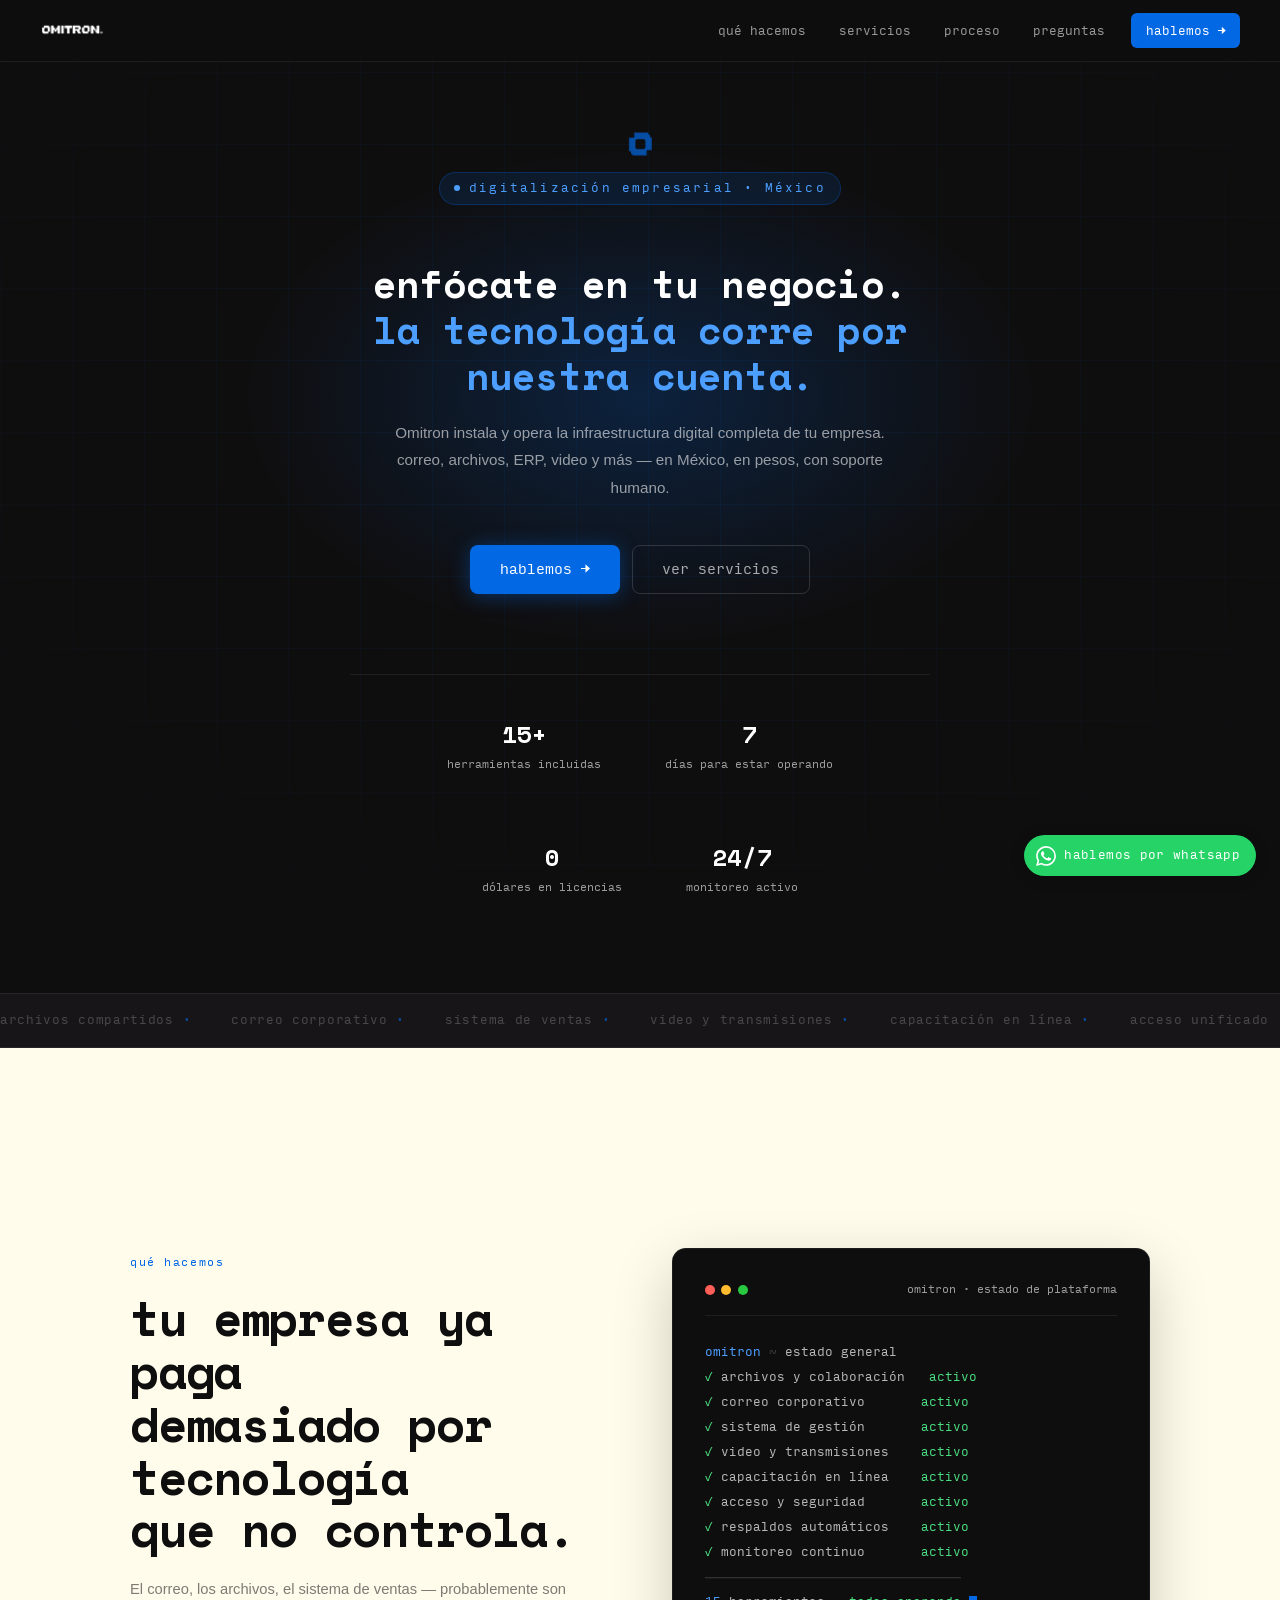
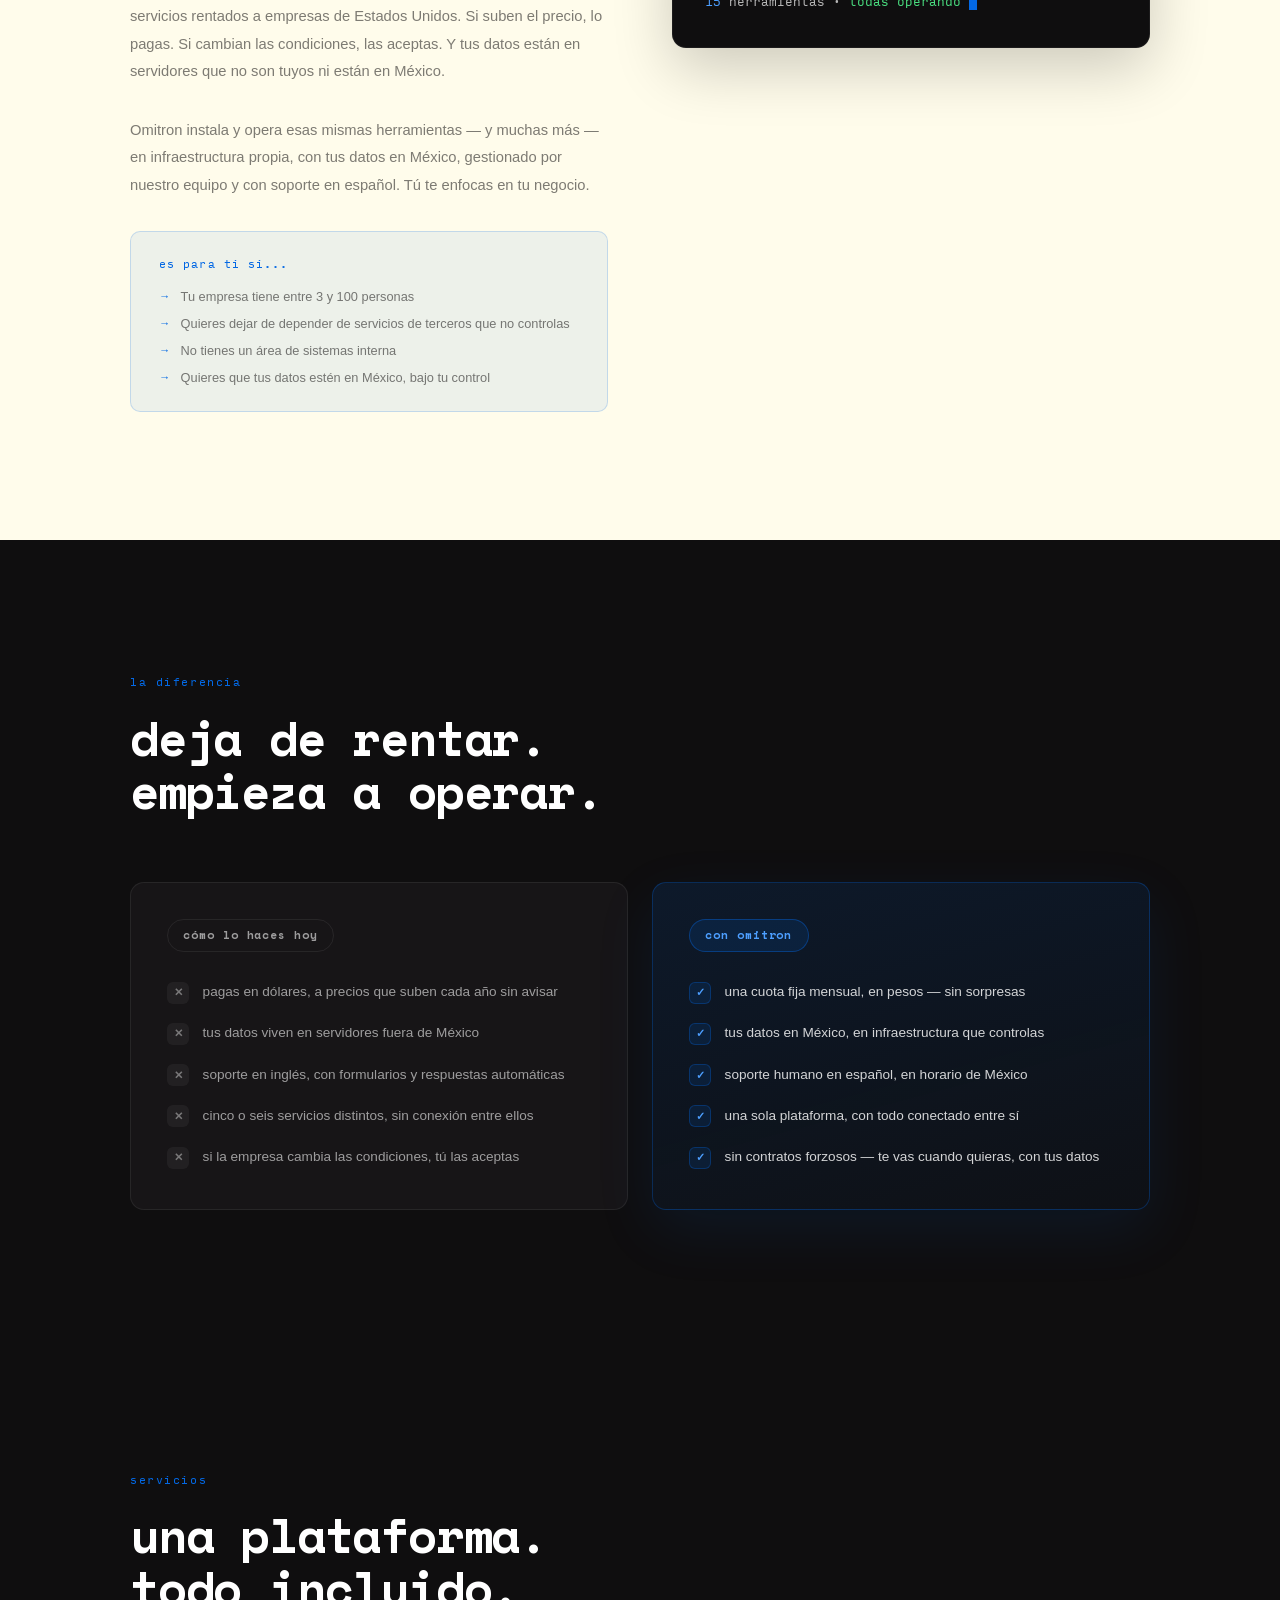
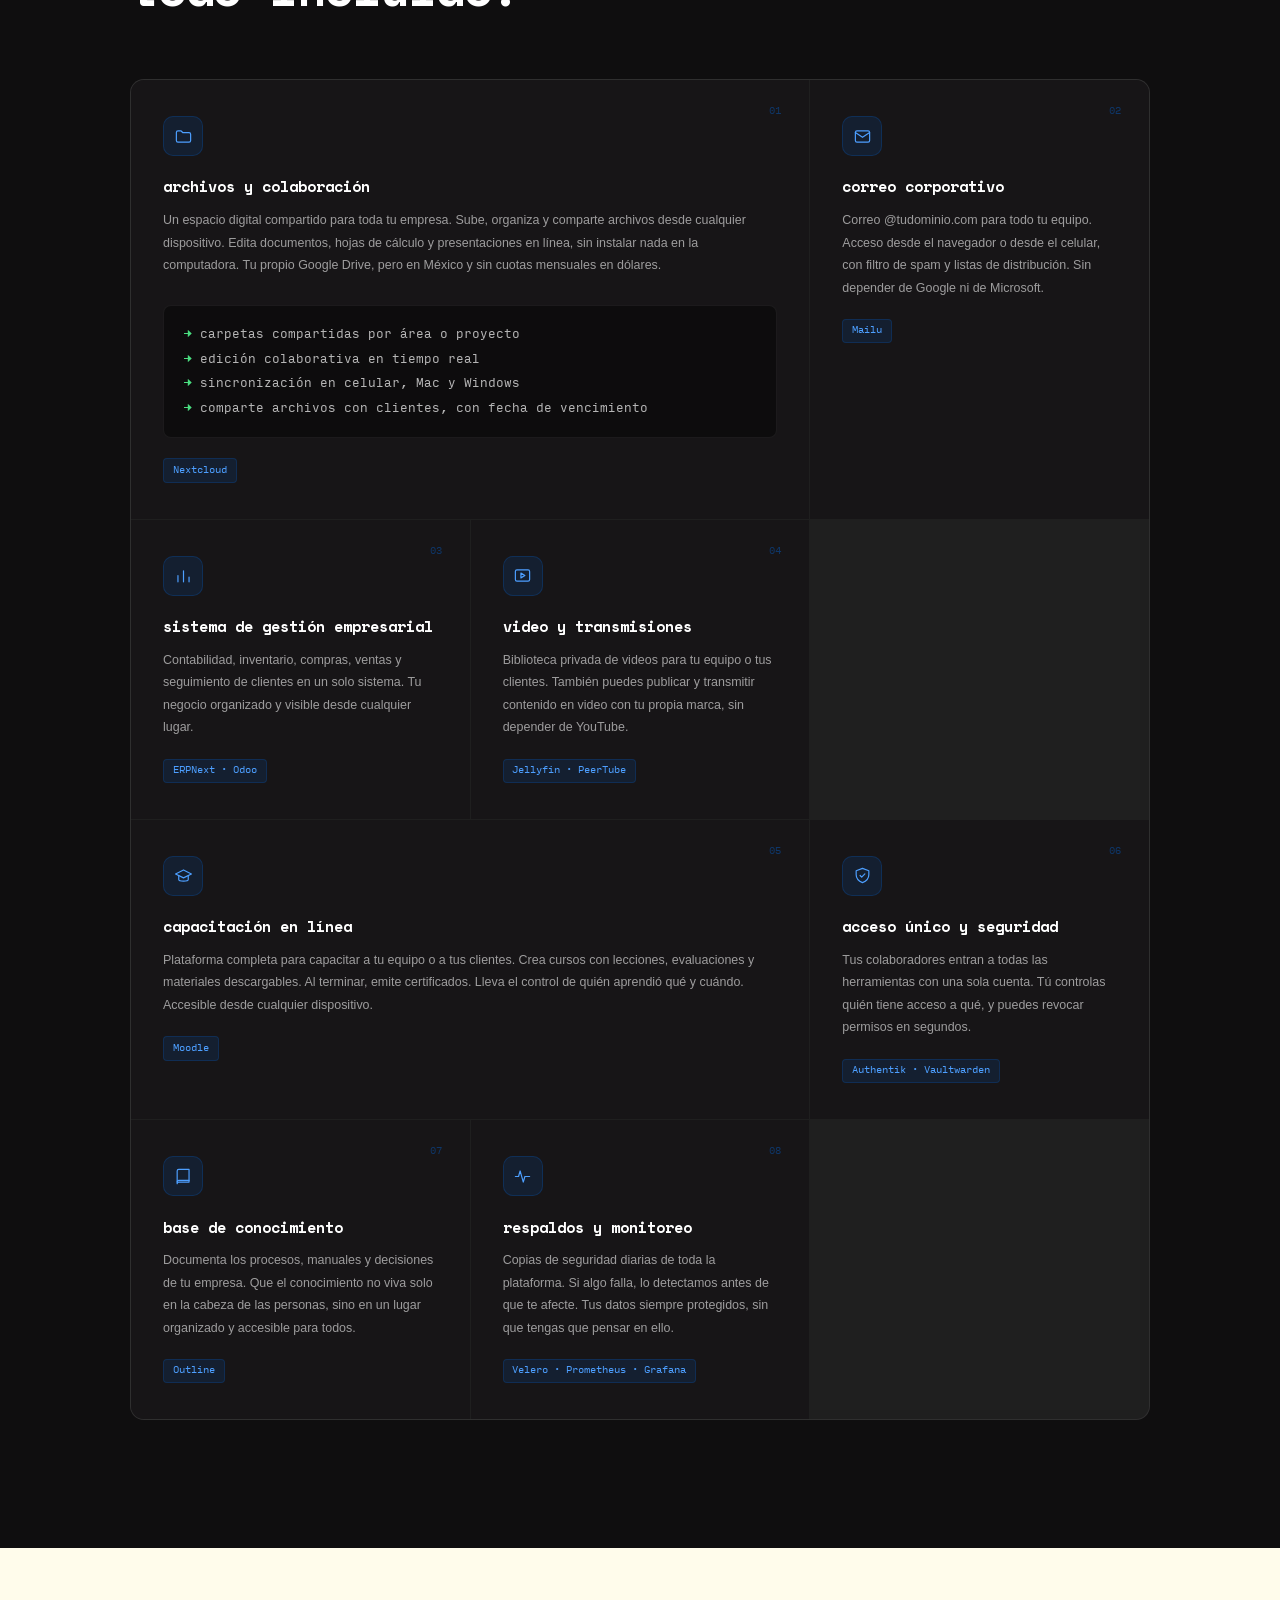
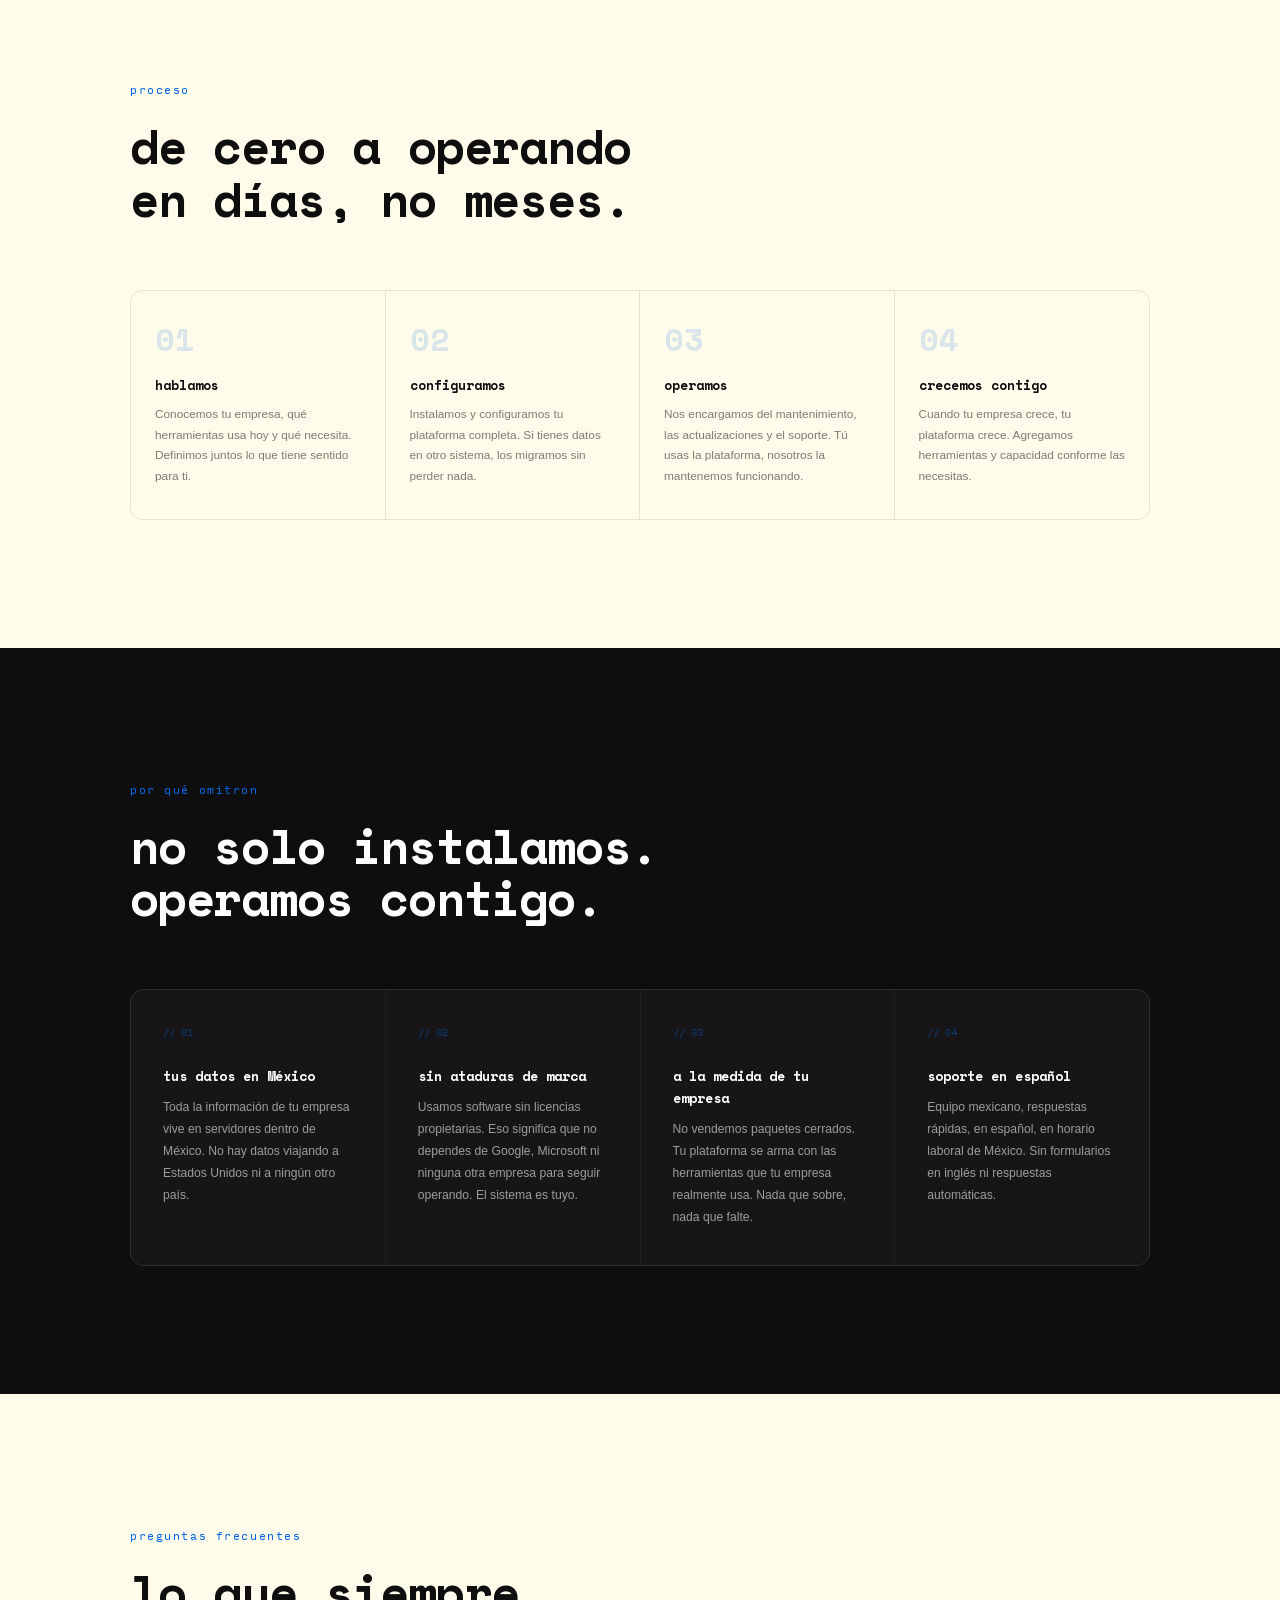
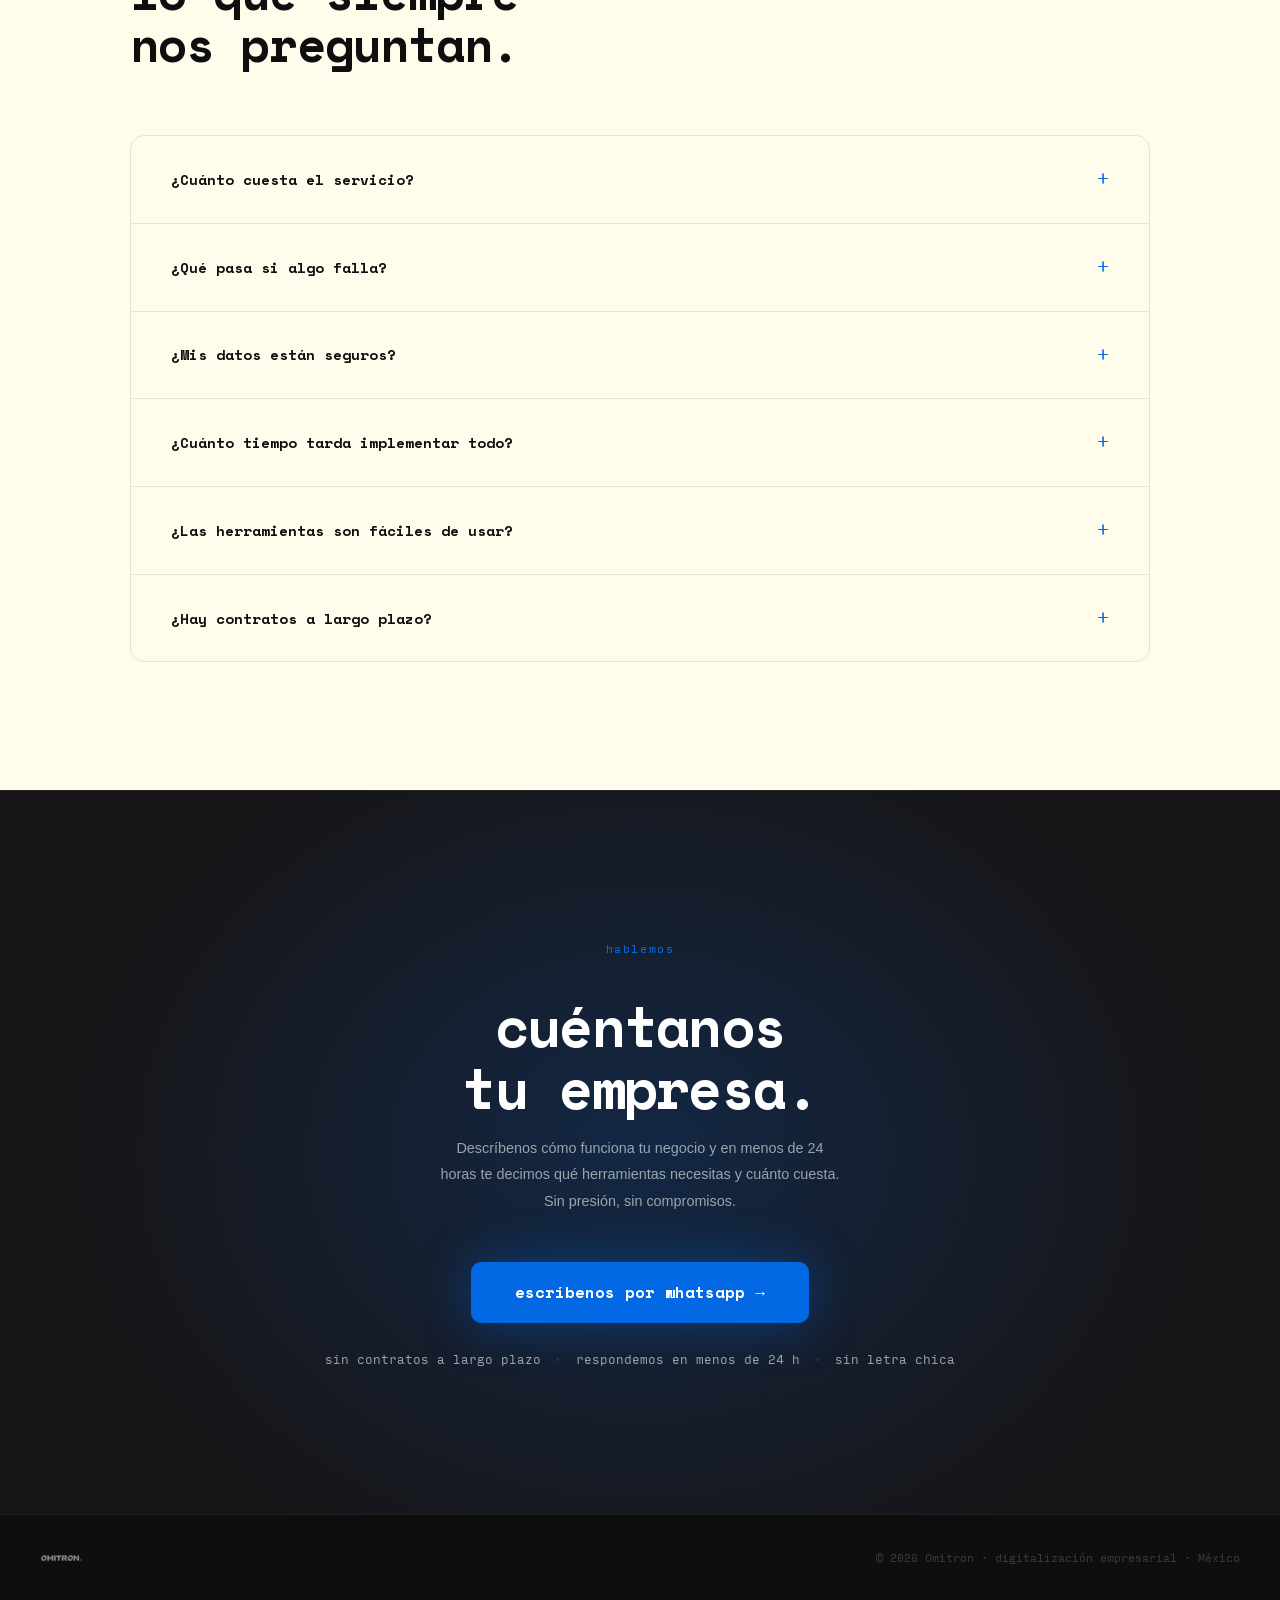
<file: index.html>
<!DOCTYPE html>
<html lang="es">
<head>
  <meta charset="UTF-8" />
  <meta name="viewport" content="width=device-width, initial-scale=1.0" />
  <title>Omitron — Digitalización y Tecnología para Empresas Mexicanas</title>
  <meta name="description" content="Omitron instala y opera la infraestructura digital de tu empresa — correo, archivos, ERP, video y más. En México, en pesos, con soporte humano." />
  <link rel="canonical" href="https://omitron.com.mx/" />
  <meta name="theme-color" content="#0f0e0f" />

  <!-- Open Graph -->
  <meta property="og:type" content="website" />
  <meta property="og:url" content="https://omitron.com.mx/" />
  <meta property="og:title" content="Omitron — Infraestructura digital para empresas mexicanas" />
  <meta property="og:description" content="Instalamos y operamos todas las herramientas digitales de tu empresa. En México, en pesos, con soporte humano real." />
  <meta property="og:image" content="https://omitron.com.mx/assets/img/LogoOmitron.Azul.png" />
  <meta name="twitter:card" content="summary_large_image" />

  <!-- Favicon -->
  <link rel="icon" type="image/png" href="assets/img/Isotipo.Azul.png" />

  <!-- Preload LCP asset -->
  <link rel="preload" as="image" href="assets/img/Isotipo.Azul.png" />

  <link rel="stylesheet" href="css/main.css" />

  <!-- Schema.org -->
  <script type="application/ld+json">
  {
    "@context": "https://schema.org",
    "@type": "ProfessionalService",
    "name": "Omitron",
    "description": "Instalamos y operamos la infraestructura digital completa de empresas mexicanas. Correo, archivos, ERP, video, respaldos y más — en México, en pesos, con soporte humano.",
    "url": "https://omitron.com.mx",
    "email": "hola@omitron.com.mx",
    "priceRange": "$$",
    "currenciesAccepted": "MXN",
    "paymentAccepted": "Transferencia, tarjeta",
    "openingHours": "Mo-Fr 09:00-18:00",
    "address": { "@type": "PostalAddress", "addressCountry": "MX" },
    "areaServed": { "@type": "Country", "name": "México" },
    "hasOfferCatalog": {
      "@type": "OfferCatalog",
      "name": "Servicios de infraestructura digital",
      "itemListElement": [
        { "@type": "Offer", "itemOffered": { "@type": "Service", "name": "Correo corporativo" } },
        { "@type": "Offer", "itemOffered": { "@type": "Service", "name": "Archivos y colaboración" } },
        { "@type": "Offer", "itemOffered": { "@type": "Service", "name": "Sistema de gestión empresarial (ERP)" } },
        { "@type": "Offer", "itemOffered": { "@type": "Service", "name": "Respaldos y monitoreo" } }
      ]
    }
  }
  </script>
</head>
<body>

<!-- ── NAV ─────────────────────────────────────────────────── -->
<nav aria-label="principal">
  <a href="#" class="nav-brand">
    <img src="assets/img/LogoOmitron.Blanco.png" alt="Omitron" />
  </a>
  <input type="checkbox" id="nav-open" class="nav-open-input" aria-hidden="true" />
  <label for="nav-open" class="nav-toggle" aria-label="Abrir menú">
    <span></span><span></span><span></span>
  </label>
  <div class="nav-links">
    <a href="#what">qué hacemos</a>
    <a href="#services">servicios</a>
    <a href="#how">proceso</a>
    <a href="#faq">preguntas</a>
    <a href="#cta" class="nav-cta">hablemos →</a>
  </div>
</nav>

<!-- ── HERO ────────────────────────────────────────────────── -->
<section id="hero">
  <div class="hero-glow"></div>

  <div class="hero-lockup">
    <img src="assets/img/Isotipo.Azul.png" alt="" class="hero-logo" />
    <span class="hero-descriptor"><span class="pulse-dot" aria-hidden="true"></span>digitalización empresarial · México</span>
  </div>

  <h1 class="hero-headline">
    enfócate en tu negocio.<br/>
    <em>la tecnología corre por nuestra cuenta.</em>
  </h1>
  <p class="hero-sub">
    Omitron instala y opera la infraestructura digital completa de tu empresa.<br/>
    correo, archivos, ERP, video y más — en México, en pesos, con soporte humano.
  </p>

  <div class="hero-actions">
    <a href="#cta" class="btn btn-primary">hablemos →</a>
    <a href="#services" class="btn btn-ghost">ver servicios</a>
  </div>

  <div class="hero-stats">
    <div class="stat">
      <span>15+</span>
      <span>herramientas incluidas</span>
    </div>
    <div class="stat">
      <span>7</span>
      <span>días para estar operando</span>
    </div>
    <div class="stat">
      <span>0</span>
      <span>dólares en licencias</span>
    </div>
    <div class="stat">
      <span>24/7</span>
      <span>monitoreo activo</span>
    </div>
  </div>
</section>

<!-- ── MARQUEE ──────────────────────────────────────────────── -->
<div class="marquee-wrap">
  <div class="marquee-track">
    <span>archivos compartidos <b>·</b></span>
    <span>correo corporativo <b>·</b></span>
    <span>sistema de ventas <b>·</b></span>
    <span>video y transmisiones <b>·</b></span>
    <span>capacitación en línea <b>·</b></span>
    <span>acceso unificado <b>·</b></span>
    <span>documentación interna <b>·</b></span>
    <span>respaldos automáticos <b>·</b></span>
    <span>monitoreo continuo <b>·</b></span>
    <span>gestión de contraseñas <b>·</b></span>
    <span>crm y seguimiento <b>·</b></span>
    <span>contabilidad e inventario <b>·</b></span>
    <span>datos en méxico <b>·</b></span>
    <span>en pesos, sin dólares <b>·</b></span>
    <span>archivos compartidos <b>·</b></span>
    <span>correo corporativo <b>·</b></span>
    <span>sistema de ventas <b>·</b></span>
    <span>video y transmisiones <b>·</b></span>
    <span>capacitación en línea <b>·</b></span>
    <span>acceso unificado <b>·</b></span>
    <span>documentación interna <b>·</b></span>
    <span>respaldos automáticos <b>·</b></span>
    <span>monitoreo continuo <b>·</b></span>
    <span>gestión de contraseñas <b>·</b></span>
    <span>crm y seguimiento <b>·</b></span>
    <span>contabilidad e inventario <b>·</b></span>
    <span>datos en méxico <b>·</b></span>
    <span>en pesos, sin dólares <b>·</b></span>
  </div>
</div>

<!-- ── QUÉ ES ────────────────────────────────────────────────── -->
<section id="what" style="padding: 8rem 0; background: var(--cream); color: var(--dark);">
  <div class="container">
    <div class="problem-grid">

      <div data-reveal>
        <span class="section-label">qué hacemos</span>
        <h2 class="section-title" style="color:var(--dark);">
          tu empresa ya paga<br/>demasiado por tecnología<br/>que no controla.
        </h2>
        <p class="section-sub" style="color:var(--muted-d); margin-bottom: 2rem;">
          El correo, los archivos, el sistema de ventas — probablemente son servicios
          rentados a empresas de Estados Unidos. Si suben el precio, lo pagas.
          Si cambian las condiciones, las aceptas. Y tus datos están en servidores
          que no son tuyos ni están en México.
        </p>
        <p class="section-sub" style="color:var(--muted-d);">
          Omitron instala y opera esas mismas herramientas — y muchas más —
          en infraestructura propia, con tus datos en México,
          gestionado por nuestro equipo y con soporte en español.
          Tú te enfocas en tu negocio.
        </p>

        <div class="for-who">
          <span class="for-who-label">es para ti si...</span>
          <ul>
            <li>Tu empresa tiene entre 3 y 100 personas</li>
            <li>Quieres dejar de depender de servicios de terceros que no controlas</li>
            <li>No tienes un área de sistemas interna</li>
            <li>Quieres que tus datos estén en México, bajo tu control</li>
          </ul>
        </div>
      </div>

      <div class="problem-visual" data-reveal data-reveal-delay="1">
        <div class="terminal-bar">
          <span class="dot r"></span><span class="dot y"></span><span class="dot g"></span>
          <span class="terminal-title">omitron · estado de plataforma</span>
        </div>
        <span class="t-line"><span class="p">omitron</span> <span class="dim">~</span> <span class="cmd">estado general</span></span>
        <span class="t-line"><span class="ok">✓</span> <span class="cmd">archivos y colaboración &nbsp;&nbsp;</span><span class="ok">activo</span></span>
        <span class="t-line"><span class="ok">✓</span> <span class="cmd">correo corporativo &nbsp;&nbsp;&nbsp;&nbsp;&nbsp;&nbsp;</span><span class="ok">activo</span></span>
        <span class="t-line"><span class="ok">✓</span> <span class="cmd">sistema de gestión &nbsp;&nbsp;&nbsp;&nbsp;&nbsp;&nbsp;</span><span class="ok">activo</span></span>
        <span class="t-line"><span class="ok">✓</span> <span class="cmd">video y transmisiones &nbsp;&nbsp;&nbsp;</span><span class="ok">activo</span></span>
        <span class="t-line"><span class="ok">✓</span> <span class="cmd">capacitación en línea &nbsp;&nbsp;&nbsp;</span><span class="ok">activo</span></span>
        <span class="t-line"><span class="ok">✓</span> <span class="cmd">acceso y seguridad &nbsp;&nbsp;&nbsp;&nbsp;&nbsp;&nbsp;</span><span class="ok">activo</span></span>
        <span class="t-line"><span class="ok">✓</span> <span class="cmd">respaldos automáticos &nbsp;&nbsp;&nbsp;</span><span class="ok">activo</span></span>
        <span class="t-line"><span class="ok">✓</span> <span class="cmd">monitoreo continuo &nbsp;&nbsp;&nbsp;&nbsp;&nbsp;&nbsp;</span><span class="ok">activo</span></span>
        <span class="t-line"><span class="dim">────────────────────────────────</span></span>
        <span class="t-line"><span class="p">15</span> <span class="cmd">herramientas · </span><span class="ok">todas operando</span> <span class="t-cursor"></span></span>
      </div>

    </div>
  </div>
</section>

<!-- ── COMPARACIÓN ───────────────────────────────────────────── -->
<section id="compare">
  <div class="container">
    <span class="section-label" data-reveal>la diferencia</span>
    <h2 class="section-title" data-reveal>deja de rentar.<br/>empieza a operar.</h2>

    <div class="compare-grid">
      <div class="compare-col compare-before" data-reveal>
        <span class="compare-tag">cómo lo haces hoy</span>
        <ul>
          <li><span class="compare-x" aria-hidden="true">✕</span> pagas en dólares, a precios que suben cada año sin avisar</li>
          <li><span class="compare-x" aria-hidden="true">✕</span> tus datos viven en servidores fuera de México</li>
          <li><span class="compare-x" aria-hidden="true">✕</span> soporte en inglés, con formularios y respuestas automáticas</li>
          <li><span class="compare-x" aria-hidden="true">✕</span> cinco o seis servicios distintos, sin conexión entre ellos</li>
          <li><span class="compare-x" aria-hidden="true">✕</span> si la empresa cambia las condiciones, tú las aceptas</li>
        </ul>
      </div>
      <div class="compare-col compare-after" data-reveal data-reveal-delay="1">
        <span class="compare-tag compare-tag-on">con Omitron</span>
        <ul>
          <li><span class="compare-ok" aria-hidden="true">✓</span> una cuota fija mensual, en pesos — sin sorpresas</li>
          <li><span class="compare-ok" aria-hidden="true">✓</span> tus datos en México, en infraestructura que controlas</li>
          <li><span class="compare-ok" aria-hidden="true">✓</span> soporte humano en español, en horario de México</li>
          <li><span class="compare-ok" aria-hidden="true">✓</span> una sola plataforma, con todo conectado entre sí</li>
          <li><span class="compare-ok" aria-hidden="true">✓</span> sin contratos forzosos — te vas cuando quieras, con tus datos</li>
        </ul>
      </div>
    </div>
  </div>
</section>

<!-- ── SERVICES ──────────────────────────────────────────────── -->
<section id="services">
  <div class="container">
    <span class="section-label">servicios</span>
    <h2 class="section-title">
      una plataforma.<br/>todo incluido.
    </h2>

    <div class="bento">

      <div class="bcard span2" data-reveal>
        <span class="bcard-num">01</span>
        <span class="bcard-icon" aria-hidden="true"><svg viewBox="0 0 24 24" fill="none" stroke="currentColor" stroke-width="1.5" stroke-linecap="round" stroke-linejoin="round"><path d="M3 7a2 2 0 0 1 2-2h4l2 2h8a2 2 0 0 1 2 2v8a2 2 0 0 1-2 2H5a2 2 0 0 1-2-2V7Z"/></svg></span>
        <h3>archivos y colaboración</h3>
        <p>
          Un espacio digital compartido para toda tu empresa. Sube, organiza y comparte
          archivos desde cualquier dispositivo. Edita documentos, hojas de cálculo
          y presentaciones en línea, sin instalar nada en la computadora.
          Tu propio Google Drive, pero en México y sin cuotas mensuales en dólares.
        </p>
        <div class="bcard-terminal">
          <span class="t-line"><span class="ok">→</span> <span class="cmd">carpetas compartidas por área o proyecto</span></span>
          <span class="t-line"><span class="ok">→</span> <span class="cmd">edición colaborativa en tiempo real</span></span>
          <span class="t-line"><span class="ok">→</span> <span class="cmd">sincronización en celular, Mac y Windows</span></span>
          <span class="t-line"><span class="ok">→</span> <span class="cmd">comparte archivos con clientes, con fecha de vencimiento</span></span>
        </div>
        <span class="bcard-tag">Nextcloud</span>
      </div>

      <div class="bcard" data-reveal>
        <span class="bcard-num">02</span>
        <span class="bcard-icon" aria-hidden="true"><svg viewBox="0 0 24 24" fill="none" stroke="currentColor" stroke-width="1.5" stroke-linecap="round" stroke-linejoin="round"><rect x="3" y="5" width="18" height="14" rx="2"/><path d="m3 7 9 6 9-6"/></svg></span>
        <h3>correo corporativo</h3>
        <p>
          Correo @tudominio.com para todo tu equipo.
          Acceso desde el navegador o desde el celular,
          con filtro de spam y listas de distribución.
          Sin depender de Google ni de Microsoft.
        </p>
        <span class="bcard-tag">Mailu</span>
      </div>

      <div class="bcard" data-reveal>
        <span class="bcard-num">03</span>
        <span class="bcard-icon" aria-hidden="true"><svg viewBox="0 0 24 24" fill="none" stroke="currentColor" stroke-width="1.5" stroke-linecap="round" stroke-linejoin="round"><path d="M5 20V12M12 20V6M19 20v-6" /></svg></span>
        <h3>sistema de gestión empresarial</h3>
        <p>
          Contabilidad, inventario, compras, ventas y seguimiento de clientes
          en un solo sistema. Tu negocio organizado y visible
          desde cualquier lugar.
        </p>
        <span class="bcard-tag">ERPNext · Odoo</span>
      </div>

      <div class="bcard" data-reveal>
        <span class="bcard-num">04</span>
        <span class="bcard-icon" aria-hidden="true"><svg viewBox="0 0 24 24" fill="none" stroke="currentColor" stroke-width="1.5" stroke-linecap="round" stroke-linejoin="round"><rect x="3" y="5" width="18" height="14" rx="2"/><path d="m10 9 5 3-5 3V9Z"/></svg></span>
        <h3>video y transmisiones</h3>
        <p>
          Biblioteca privada de videos para tu equipo o tus clientes.
          También puedes publicar y transmitir contenido en video
          con tu propia marca, sin depender de YouTube.
        </p>
        <span class="bcard-tag">Jellyfin · PeerTube</span>
      </div>

      <div class="bcard span2" data-reveal>
        <span class="bcard-num">05</span>
        <span class="bcard-icon" aria-hidden="true"><svg viewBox="0 0 24 24" fill="none" stroke="currentColor" stroke-width="1.5" stroke-linecap="round" stroke-linejoin="round"><path d="m22 10-10-5L2 10l10 5 10-5Z"/><path d="M6 12v5c0 1 2.5 2 6 2s6-1 6-2v-5"/></svg></span>
        <h3>capacitación en línea</h3>
        <p>
          Plataforma completa para capacitar a tu equipo o a tus clientes.
          Crea cursos con lecciones, evaluaciones y materiales descargables.
          Al terminar, emite certificados. Lleva el control de quién aprendió qué
          y cuándo. Accesible desde cualquier dispositivo.
        </p>
        <span class="bcard-tag">Moodle</span>
      </div>

      <div class="bcard" data-reveal>
        <span class="bcard-num">06</span>
        <span class="bcard-icon" aria-hidden="true"><svg viewBox="0 0 24 24" fill="none" stroke="currentColor" stroke-width="1.5" stroke-linecap="round" stroke-linejoin="round"><path d="M12 3 4 6v5c0 4.5 3 8 8 10 5-2 8-5.5 8-10V6l-8-3Z"/><path d="m9 12 2 2 4-4"/></svg></span>
        <h3>acceso único y seguridad</h3>
        <p>
          Tus colaboradores entran a todas las herramientas
          con una sola cuenta. Tú controlas quién tiene acceso
          a qué, y puedes revocar permisos en segundos.
        </p>
        <span class="bcard-tag">Authentik · Vaultwarden</span>
      </div>

      <div class="bcard" data-reveal>
        <span class="bcard-num">07</span>
        <span class="bcard-icon" aria-hidden="true"><svg viewBox="0 0 24 24" fill="none" stroke="currentColor" stroke-width="1.5" stroke-linecap="round" stroke-linejoin="round"><path d="M4 5a2 2 0 0 1 2-2h13v16H6a2 2 0 0 0-2 2V5Z"/><path d="M19 17H6a2 2 0 0 0-2 2"/></svg></span>
        <h3>base de conocimiento</h3>
        <p>
          Documenta los procesos, manuales y decisiones de tu empresa.
          Que el conocimiento no viva solo en la cabeza de las personas,
          sino en un lugar organizado y accesible para todos.
        </p>
        <span class="bcard-tag">Outline</span>
      </div>

      <div class="bcard" data-reveal>
        <span class="bcard-num">08</span>
        <span class="bcard-icon" aria-hidden="true"><svg viewBox="0 0 24 24" fill="none" stroke="currentColor" stroke-width="1.5" stroke-linecap="round" stroke-linejoin="round"><path d="M3 12h4l2-7 4 14 2-7h6"/></svg></span>
        <h3>respaldos y monitoreo</h3>
        <p>
          Copias de seguridad diarias de toda la plataforma.
          Si algo falla, lo detectamos antes de que te afecte.
          Tus datos siempre protegidos, sin que tengas que
          pensar en ello.
        </p>
        <span class="bcard-tag">Velero · Prometheus · Grafana</span>
      </div>

    </div>
  </div>
</section>

<!-- ── HOW ───────────────────────────────────────────────────── -->
<section id="how">
  <div class="container">
    <span class="section-label">proceso</span>
    <h2 class="section-title" style="color:var(--dark);">
      de cero a operando<br/>en días, no meses.
    </h2>

    <div class="steps">
      <div class="step" data-reveal>
        <span class="step-num">01</span>
        <h3>hablamos</h3>
        <p>
          Conocemos tu empresa, qué herramientas usa hoy
          y qué necesita. Definimos juntos lo que tiene sentido
          para ti.
        </p>
      </div>
      <div class="step" data-reveal>
        <span class="step-num">02</span>
        <h3>configuramos</h3>
        <p>
          Instalamos y configuramos tu plataforma completa.
          Si tienes datos en otro sistema, los migramos
          sin perder nada.
        </p>
      </div>
      <div class="step" data-reveal>
        <span class="step-num">03</span>
        <h3>operamos</h3>
        <p>
          Nos encargamos del mantenimiento, las actualizaciones
          y el soporte. Tú usas la plataforma,
          nosotros la mantenemos funcionando.
        </p>
      </div>
      <div class="step" data-reveal>
        <span class="step-num">04</span>
        <h3>crecemos contigo</h3>
        <p>
          Cuando tu empresa crece, tu plataforma crece.
          Agregamos herramientas y capacidad
          conforme las necesitas.
        </p>
      </div>
    </div>
  </div>
</section>

<!-- ── VALUES ────────────────────────────────────────────────── -->
<section id="values">
  <div class="container">
    <span class="section-label">por qué Omitron</span>
    <h2 class="section-title">no solo instalamos.<br/>operamos contigo.</h2>

    <div class="values-grid">
      <div class="vcard" data-reveal>
        <span class="vcard-num">// 01</span>
        <h3>tus datos en México</h3>
        <p>
          Toda la información de tu empresa vive en servidores
          dentro de México. No hay datos viajando a
          Estados Unidos ni a ningún otro país.
        </p>
      </div>
      <div class="vcard" data-reveal>
        <span class="vcard-num">// 02</span>
        <h3>sin ataduras de marca</h3>
        <p>
          Usamos software sin licencias propietarias. Eso significa
          que no dependes de Google, Microsoft ni ninguna otra empresa
          para seguir operando. El sistema es tuyo.
        </p>
      </div>
      <div class="vcard" data-reveal>
        <span class="vcard-num">// 03</span>
        <h3>a la medida de tu empresa</h3>
        <p>
          No vendemos paquetes cerrados. Tu plataforma se arma con
          las herramientas que tu empresa realmente usa.
          Nada que sobre, nada que falte.
        </p>
      </div>
      <div class="vcard" data-reveal>
        <span class="vcard-num">// 04</span>
        <h3>soporte en español</h3>
        <p>
          Equipo mexicano, respuestas rápidas, en español,
          en horario laboral de México.
          Sin formularios en inglés ni respuestas automáticas.
        </p>
      </div>
    </div>
  </div>
</section>

<!-- ── FAQ ───────────────────────────────────────────────────── -->
<section id="faq">
  <div class="container">
    <span class="section-label">preguntas frecuentes</span>
    <h2 class="section-title" style="color:var(--dark);">lo que siempre<br/>nos preguntan.</h2>

    <div class="faq-list">

      <details class="faq-item">
        <summary>¿Cuánto cuesta el servicio?</summary>
        <p>
          El costo depende de las herramientas que necesitas y el número de usuarios.
          Trabajamos con cuotas fijas mensuales en pesos — sin cargos adicionales,
          sin sorpresas al final del mes. Escríbenos y en menos de 24 horas
          te damos un número concreto para tu empresa.
        </p>
      </details>

      <details class="faq-item">
        <summary>¿Qué pasa si algo falla?</summary>
        <p>
          Monitoreamos la plataforma de forma continua, las 24 horas.
          Si algo falla, generalmente lo detectamos antes de que te afecte.
          Si necesitas apoyo, respondemos en horario laboral en México,
          por correo o WhatsApp, en español — sin formularios en inglés ni bots.
        </p>
      </details>

      <details class="faq-item">
        <summary>¿Mis datos están seguros?</summary>
        <p>
          Toda tu información vive en servidores físicos en México,
          sin acceso de terceros. No hay datos viajando a Estados Unidos
          ni a ningún otro país. Y si algún día decides migrar,
          tus datos son tuyos — te los entregamos completos, sin restricciones.
        </p>
      </details>

      <details class="faq-item">
        <summary>¿Cuánto tiempo tarda implementar todo?</summary>
        <p>
          La configuración base tarda entre 3 y 7 días hábiles.
          Si tienes datos en otro sistema — Google Drive, Microsoft 365,
          correo anterior — los migramos sin interrumpir tu operación.
          Tu equipo empieza a trabajar en la plataforma nueva desde el primer día.
        </p>
      </details>

      <details class="faq-item">
        <summary>¿Las herramientas son fáciles de usar?</summary>
        <p>
          Sí. Son plataformas usadas por millones de personas en el mundo —
          intuitivas, en español, accesibles desde cualquier dispositivo.
          La mayoría de los equipos las adoptan sin fricciones en los primeros días.
        </p>
      </details>

      <details class="faq-item">
        <summary>¿Hay contratos a largo plazo?</summary>
        <p>
          No. Trabajamos con contratos mensuales.
          Si en algún momento decides que Omitron no es para ti,
          avisas con 30 días de anticipación y cerramos sin complicaciones.
          Sin letras chicas, sin cargos de cancelación.
        </p>
      </details>

    </div>
  </div>
</section>

<!-- ── CTA ───────────────────────────────────────────────────── -->
<section id="cta">
  <span class="section-label">hablemos</span>
  <h2 class="cta-title">
    cuéntanos<br/>tu empresa.
  </h2>
  <p>
    Descríbenos cómo funciona tu negocio y en menos de 24 horas
    te decimos qué herramientas necesitas y cuánto cuesta.
    Sin presión, sin compromisos.
  </p>
  <a href="https://wa.me/523324182097?text=Hola%2C%20me%20interesa%20conocer%20m%C3%A1s%20sobre%20Omitron"
     class="cta-btn" target="_blank" rel="noopener noreferrer">
    escríbenos por WhatsApp →
  </a>
  <div class="cta-trust">
    <span>sin contratos a largo plazo</span>
    <span class="sep">·</span>
    <span>respondemos en menos de 24 h</span>
    <span class="sep">·</span>
    <span>sin letra chica</span>
  </div>
</section>

<!-- ── FOOTER ────────────────────────────────────────────────── -->
<footer>
  <div class="footer-brand">
    <img src="assets/img/LogoOmitron.Blanco.png" alt="Omitron" loading="lazy" />
  </div>
  <p>© 2026 Omitron · digitalización empresarial · México</p>
</footer>

<!-- ── WHATSAPP FAB ─────────────────────────────────────────── -->
<a href="https://wa.me/523324182097?text=Hola%2C%20me%20interesa%20conocer%20m%C3%A1s%20sobre%20Omitron"
   class="whatsapp-fab"
   target="_blank"
   rel="noopener noreferrer"
   aria-label="Contactar por WhatsApp">
  <svg viewBox="0 0 24 24" width="20" height="20" aria-hidden="true">
    <path d="M17.472 14.382c-.297-.149-1.758-.867-2.03-.967-.273-.099-.471-.148-.67.15-.197.297-.767.966-.94 1.164-.173.199-.347.223-.644.075-.297-.15-1.255-.463-2.39-1.475-.883-.788-1.48-1.761-1.653-2.059-.173-.297-.018-.458.13-.606.134-.133.298-.347.446-.52.149-.174.198-.298.298-.497.099-.198.05-.371-.025-.52-.075-.149-.669-1.612-.916-2.207-.242-.579-.487-.5-.669-.51-.173-.008-.371-.01-.57-.01-.198 0-.52.074-.792.372-.272.297-1.04 1.016-1.04 2.479 0 1.462 1.065 2.875 1.213 3.074.149.198 2.096 3.2 5.077 4.487.709.306 1.262.489 1.694.625.712.227 1.36.195 1.871.118.571-.085 1.758-.719 2.006-1.413.248-.694.248-1.289.173-1.413-.074-.124-.272-.198-.57-.347m-5.421 7.403h-.004a9.87 9.87 0 01-5.031-1.378l-.361-.214-3.741.982.998-3.648-.235-.374a9.86 9.86 0 01-1.51-5.26c.001-5.45 4.436-9.884 9.888-9.884 2.64 0 5.122 1.03 6.988 2.898a9.825 9.825 0 012.893 6.994c-.003 5.45-4.437 9.884-9.885 9.884m8.413-18.297A11.815 11.815 0 0012.05 0C5.495 0 .16 5.335.157 11.892c0 2.096.547 4.142 1.588 5.945L.057 24l6.305-1.654a11.882 11.882 0 005.683 1.448h.005c6.554 0 11.89-5.335 11.893-11.893a11.821 11.821 0 00-3.48-8.413z"/>
  </svg>
  <span class="whatsapp-label">hablemos por WhatsApp</span>
</a>

<script>
(function(){
  var toggle = document.getElementById('nav-open');
  document.querySelectorAll('.nav-links a').forEach(function(a){
    a.addEventListener('click', function(){ toggle.checked = false; });
  });
  document.addEventListener('click', function(e){
    if(toggle.checked && !e.target.closest('nav')){ toggle.checked = false; }
  });
})();

(function(){
  var els = document.querySelectorAll('[data-reveal]');
  if(!els.length) return;
  if(!('IntersectionObserver' in window)){
    els.forEach(function(el){ el.classList.add('is-visible'); });
    return;
  }
  var io = new IntersectionObserver(function(entries){
    entries.forEach(function(entry){
      if(entry.isIntersecting){
        entry.target.classList.add('is-visible');
        io.unobserve(entry.target);
      }
    });
  }, { threshold: 0.12, rootMargin: '0px 0px -60px 0px' });
  els.forEach(function(el){ io.observe(el); });
})();
</script>

</body>
</html>
</file>
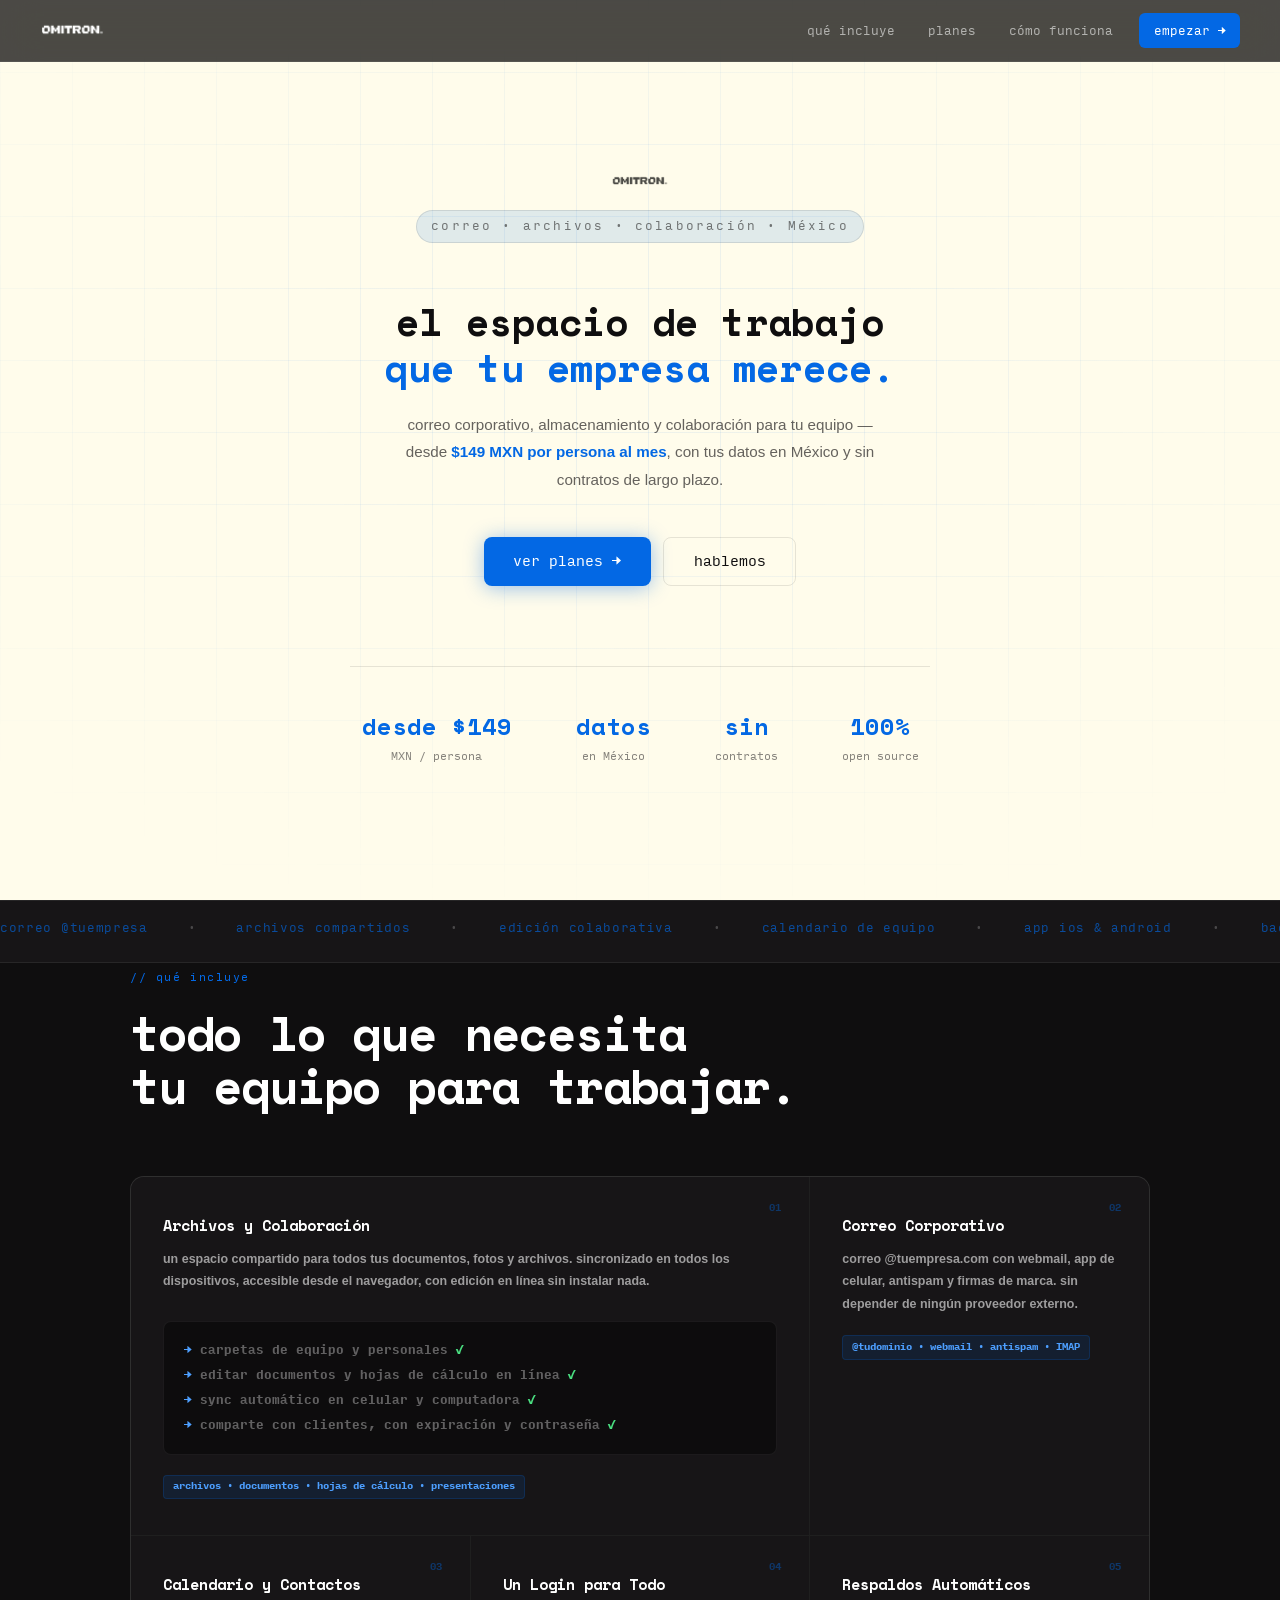
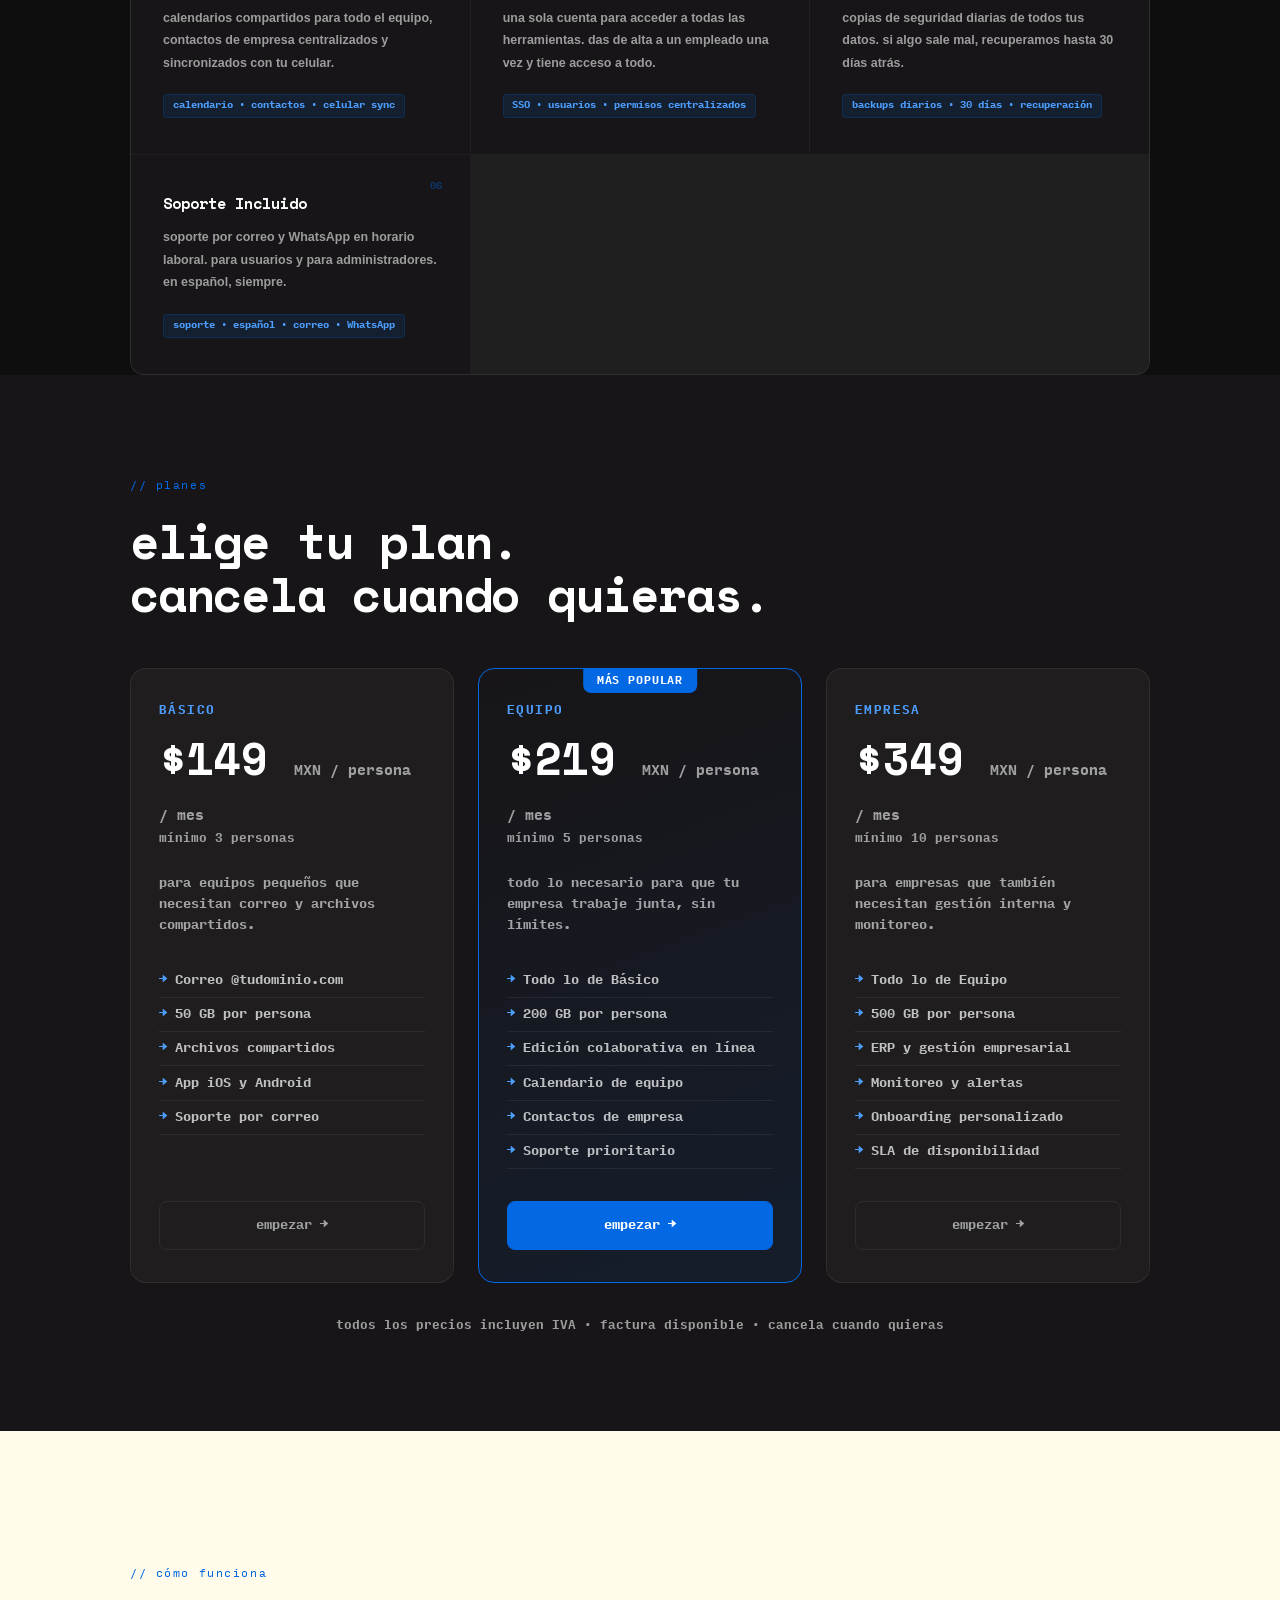
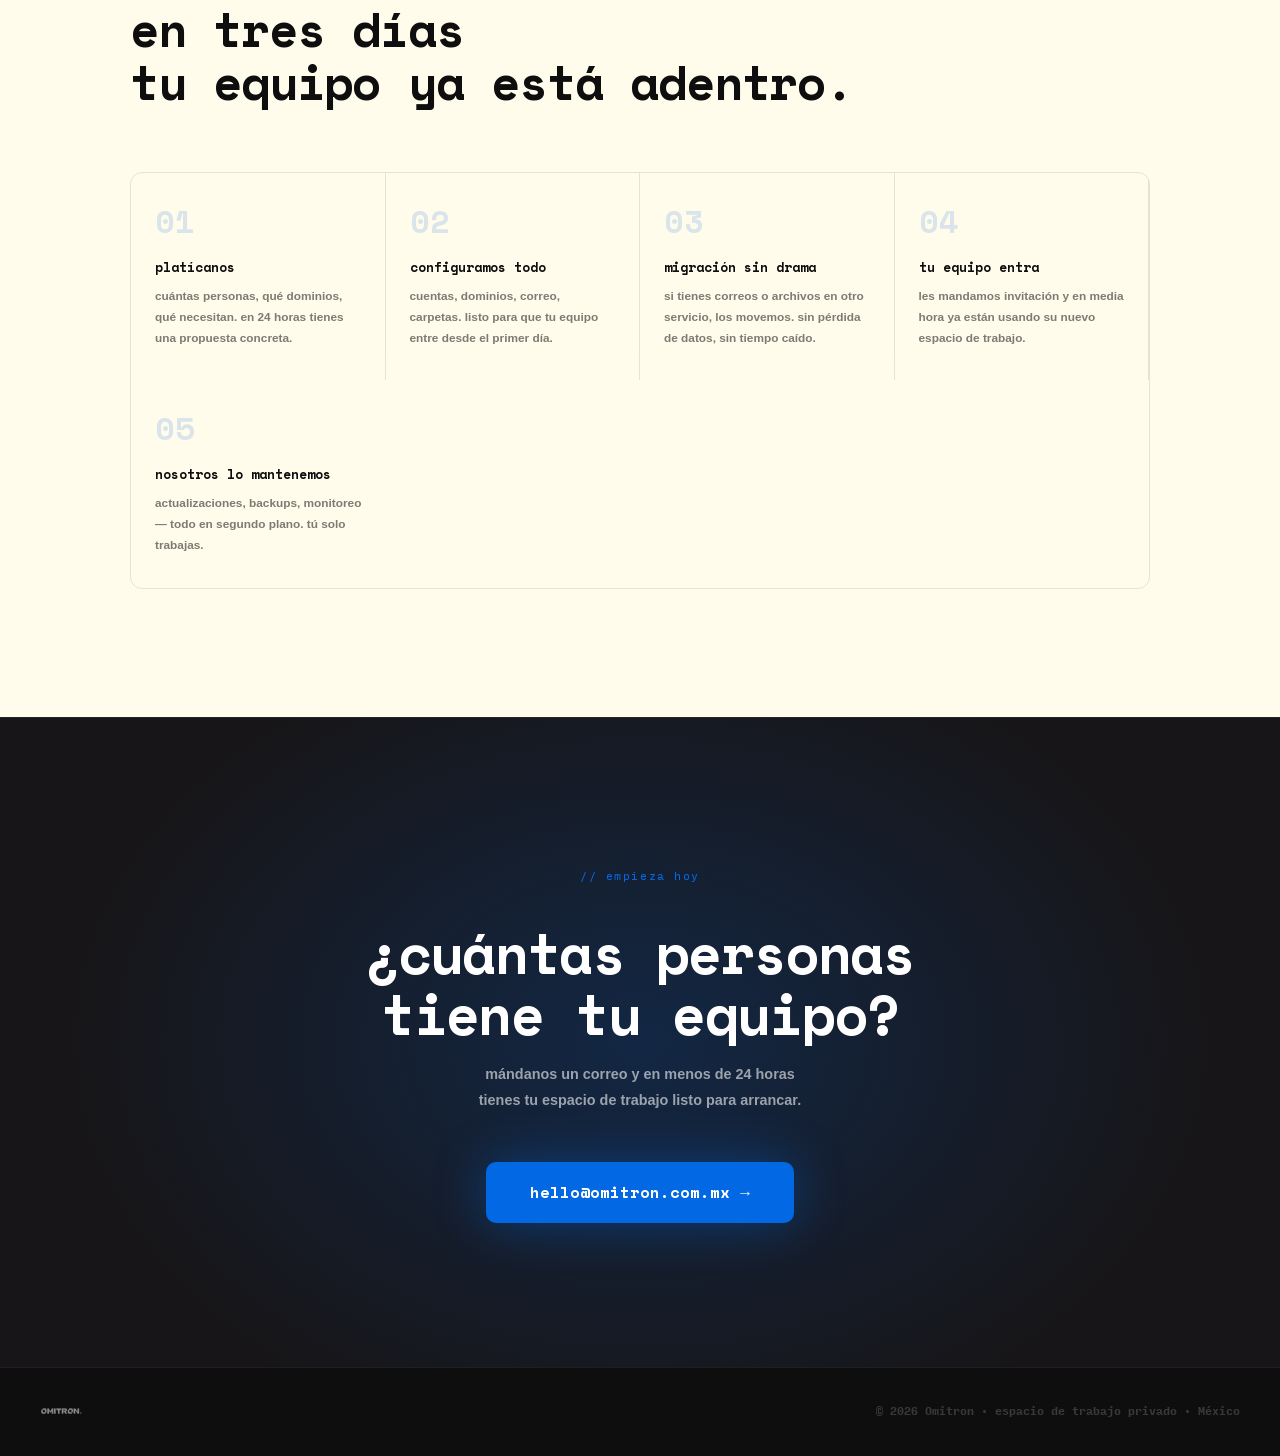
<file: v1.html>
<!DOCTYPE html>
<!--
  MODELO A — ESPACIO DE TRABAJO PRIVADO
  Target:   Pymes 5-50 personas que pagan Google Workspace o similares
  Precio:   Por usuario/mes en pesos — Básico $149 · Equipo $219 · Pro $349
  Ingreso:  100 usuarios = $15k-35k MXN/mes (recurrente)
  Pitch:    "La alternativa mexicana a Google Workspace, con tus datos en México"
  Ventaja:  Precio transparente, pesos, datos locales, sin contratos largos
-->
<html lang="es">
<head>
  <meta charset="UTF-8" />
  <meta name="viewport" content="width=device-width, initial-scale=1.0" />
  <title>Omitron — Tu Espacio de Trabajo, Sin Dólares</title>
  <meta name="description" content="Correo, almacenamiento y colaboración para tu empresa — desde $149 MXN por persona. Sin suscripciones en dólares. Datos en México." />
  <link rel="icon" type="image/png" href="assets/img/Isotipo.Azul.png" />
  <link rel="stylesheet" href="css/main.css" />
  <style>
    /* ── V1 OVERRIDES ───────────────────── */
    #hero {
      background: var(--cream);
      color: var(--dark);
    }
    #hero .hero-glow { display: none; }
    #hero .hero-descriptor { color: var(--muted-d); border-color: var(--border-c); }
    #hero .hero-headline { color: var(--dark); }
    #hero .hero-headline em { color: var(--blue); font-style: normal; }
    #hero .hero-sub { color: rgba(18,16,17,0.65); }
    #hero .btn-ghost { border-color: var(--border-c); color: var(--dark); }
    #hero .hero-stats { border-top-color: var(--border-c); }
    #hero .stat span:first-child { color: var(--blue); }
    #hero .stat span:last-child { color: rgba(18,16,17,0.5); }

    /* pricing */
    #pricing { padding: 6rem 0; }
    .pricing-grid {
      display: grid;
      grid-template-columns: repeat(3, 1fr);
      gap: 1.5rem;
      margin-top: 3rem;
    }
    @media (max-width: 768px) {
      .pricing-grid { grid-template-columns: 1fr; }
    }
    .plan {
      background: var(--dark-3);
      border: 1px solid var(--border);
      border-radius: 16px;
      padding: 2rem 1.75rem;
      display: flex;
      flex-direction: column;
      gap: 0;
    }
    .plan.featured {
      border-color: var(--blue);
      background: linear-gradient(160deg, var(--dark-2), rgba(3,104,228,0.1));
      position: relative;
    }
    .plan-badge {
      position: absolute;
      top: -1px; left: 50%; transform: translateX(-50%);
      background: var(--blue);
      color: white;
      font-size: 0.67rem;
      font-family: var(--ff-body);
      text-transform: uppercase;
      letter-spacing: 0.08em;
      padding: 0.25rem 0.85rem;
      border-radius: 0 0 8px 8px;
    }
    .plan-name {
      font-size: 0.72rem;
      text-transform: uppercase;
      letter-spacing: 0.12em;
      color: var(--blue-hi);
      margin-bottom: 1rem;
    }
    .plan-price {
      font-family: var(--ff-title);
      font-size: 2.8rem;
      color: var(--white);
      line-height: 1;
      margin-bottom: 0.25rem;
    }
    .plan-price .unit {
      font-size: 0.85rem;
      color: var(--muted);
      font-family: var(--ff-body);
    }
    .plan-min {
      font-size: 0.75rem;
      color: var(--muted);
      margin-bottom: 1.5rem;
    }
    .plan-desc {
      font-size: 0.82rem;
      color: rgba(255,255,255,0.6);
      margin-bottom: 1.75rem;
      line-height: 1.6;
    }
    .plan-features {
      list-style: none;
      flex: 1;
      margin-bottom: 2rem;
    }
    .plan-features li {
      font-size: 0.8rem;
      color: rgba(255,255,255,0.72);
      padding: 0.4rem 0;
      border-bottom: 1px solid var(--border);
      display: flex;
      gap: 0.5rem;
    }
    .plan-features li::before { content: '→'; color: var(--blue-hi); flex-shrink: 0; }
    .plan-cta {
      display: block;
      text-align: center;
      padding: 0.8rem 1rem;
      border-radius: 8px;
      text-decoration: none;
      font-family: var(--ff-body);
      font-size: 0.83rem;
      border: 1px solid var(--border);
      color: var(--muted);
      transition: all 0.15s;
    }
    .plan-cta:hover { border-color: var(--blue); color: var(--white); }
    .plan.featured .plan-cta {
      background: var(--blue); border-color: var(--blue); color: white;
    }
    .plan.featured .plan-cta:hover { background: #0256c0; }
    .pricing-note {
      text-align: center;
      margin-top: 2rem;
      font-size: 0.78rem;
      color: var(--muted);
    }
  </style>
</head>
<body>

<nav>
  <a href="#" class="nav-brand">
    <img src="assets/img/LogoOmitron.Blanco.png" alt="Omitron" />
  </a>
  <div class="nav-links">
    <a href="#includes">qué incluye</a>
    <a href="#pricing">planes</a>
    <a href="#how">cómo funciona</a>
    <a href="mailto:hello@omitron.com.mx" class="nav-cta">empezar →</a>
  </div>
</nav>

<!-- HERO — light, pricing-forward -->
<section id="hero">
  <div class="hero-lockup">
    <img src="assets/img/LogoOmitron.Blanco.png" alt="Omitron" class="hero-logo" style="filter:invert(1);" />
    <span class="hero-descriptor">correo · archivos · colaboración · México</span>
  </div>

  <h2 class="hero-headline">
    el espacio de trabajo<br/>
    <em>que tu empresa merece.</em>
  </h2>

  <p class="hero-sub">
    correo corporativo, almacenamiento y colaboración para tu equipo —
    desde <strong style="color:var(--blue)">$149 MXN por persona al mes</strong>,
    con tus datos en México y sin contratos de largo plazo.
  </p>

  <div class="hero-actions">
    <a href="#pricing" class="btn btn-primary">ver planes →</a>
    <a href="mailto:hello@omitron.com.mx" class="btn btn-ghost">hablemos</a>
  </div>

  <div class="hero-stats">
    <div class="stat"><span>desde $149</span><span>MXN / persona</span></div>
    <div class="stat"><span>datos</span><span>en México</span></div>
    <div class="stat"><span>sin</span><span>contratos</span></div>
    <div class="stat"><span>100%</span><span>open source</span></div>
  </div>
</section>

<!-- MARQUEE -->
<div class="marquee-wrap">
  <div class="marquee-track">
    <span><b>correo @tuempresa</b></span><span>·</span>
    <span><b>archivos compartidos</b></span><span>·</span>
    <span><b>edición colaborativa</b></span><span>·</span>
    <span><b>calendario de equipo</b></span><span>·</span>
    <span><b>app iOS &amp; Android</b></span><span>·</span>
    <span><b>backups diarios</b></span><span>·</span>
    <span><b>un login para todo</b></span><span>·</span>
    <span><b>datos en México</span><span>·</span>
    <span><b>sin dólares</b></span><span>·</span>
    <span><b>correo @tuempresa</b></span><span>·</span>
    <span><b>archivos compartidos</b></span><span>·</span>
    <span><b>edición colaborativa</b></span><span>·</span>
    <span><b>calendario de equipo</b></span><span>·</span>
    <span><b>app iOS &amp; Android</b></span><span>·</span>
    <span><b>backups diarios</b></span><span>·</span>
    <span><b>un login para todo</b></span><span>·</span>
    <span><b>datos en México</span><span>·</span>
    <span><b>sin dólares</b></span><span>·</span>
  </div>
</div>

<!-- QUÉ INCLUYE -->
<section id="includes">
  <div class="container">
    <span class="section-label">// qué incluye</span>
    <h2 class="section-title">todo lo que necesita<br/>tu equipo para trabajar.</h2>
    <div class="bento">
      <div class="bcard span2">
        <span class="bcard-num">01</span>
        <h3>Archivos y Colaboración</h3>
        <p>un espacio compartido para todos tus documentos, fotos y archivos. sincronizado en todos los dispositivos, accesible desde el navegador, con edición en línea sin instalar nada.</p>
        <div class="bcard-terminal">
          <span class="t-line"><span class="p">→</span> carpetas de equipo y personales <span class="ok">✓</span></span>
          <span class="t-line"><span class="p">→</span> editar documentos y hojas de cálculo en línea <span class="ok">✓</span></span>
          <span class="t-line"><span class="p">→</span> sync automático en celular y computadora <span class="ok">✓</span></span>
          <span class="t-line"><span class="p">→</span> comparte con clientes, con expiración y contraseña <span class="ok">✓</span></span>
        </div>
        <span class="bcard-tag">archivos · documentos · hojas de cálculo · presentaciones</span>
      </div>

      <div class="bcard">
        <span class="bcard-num">02</span>
        <h3>Correo Corporativo</h3>
        <p>correo @tuempresa.com con webmail, app de celular, antispam y firmas de marca. sin depender de ningún proveedor externo.</p>
        <span class="bcard-tag">@tudominio · webmail · antispam · IMAP</span>
      </div>

      <div class="bcard">
        <span class="bcard-num">03</span>
        <h3>Calendario y Contactos</h3>
        <p>calendarios compartidos para todo el equipo, contactos de empresa centralizados y sincronizados con tu celular.</p>
        <span class="bcard-tag">calendario · contactos · celular sync</span>
      </div>

      <div class="bcard">
        <span class="bcard-num">04</span>
        <h3>Un Login para Todo</h3>
        <p>una sola cuenta para acceder a todas las herramientas. das de alta a un empleado una vez y tiene acceso a todo.</p>
        <span class="bcard-tag">SSO · usuarios · permisos centralizados</span>
      </div>

      <div class="bcard">
        <span class="bcard-num">05</span>
        <h3>Respaldos Automáticos</h3>
        <p>copias de seguridad diarias de todos tus datos. si algo sale mal, recuperamos hasta 30 días atrás.</p>
        <span class="bcard-tag">backups diarios · 30 días · recuperación</span>
      </div>

      <div class="bcard">
        <span class="bcard-num">06</span>
        <h3>Soporte Incluido</h3>
        <p>soporte por correo y WhatsApp en horario laboral. para usuarios y para administradores. en español, siempre.</p>
        <span class="bcard-tag">soporte · español · correo · WhatsApp</span>
      </div>
    </div>
  </div>
</section>

<!-- PRICING -->
<section id="pricing" style="background:var(--dark-2);">
  <div class="container">
    <span class="section-label">// planes</span>
    <h2 class="section-title">elige tu plan.<br/>cancela cuando quieras.</h2>

    <div class="pricing-grid">
      <div class="plan">
        <div class="plan-name">básico</div>
        <div class="plan-price">$149 <span class="unit">MXN / persona / mes</span></div>
        <div class="plan-min">mínimo 3 personas</div>
        <div class="plan-desc">para equipos pequeños que necesitan correo y archivos compartidos.</div>
        <ul class="plan-features">
          <li>Correo @tudominio.com</li>
          <li>50 GB por persona</li>
          <li>Archivos compartidos</li>
          <li>App iOS y Android</li>
          <li>Soporte por correo</li>
        </ul>
        <a href="mailto:hello@omitron.com.mx?subject=Plan Básico" class="plan-cta">empezar →</a>
      </div>

      <div class="plan featured">
        <div class="plan-badge">más popular</div>
        <div class="plan-name">equipo</div>
        <div class="plan-price">$219 <span class="unit">MXN / persona / mes</span></div>
        <div class="plan-min">mínimo 5 personas</div>
        <div class="plan-desc">todo lo necesario para que tu empresa trabaje junta, sin límites.</div>
        <ul class="plan-features">
          <li>Todo lo de Básico</li>
          <li>200 GB por persona</li>
          <li>Edición colaborativa en línea</li>
          <li>Calendario de equipo</li>
          <li>Contactos de empresa</li>
          <li>Soporte prioritario</li>
        </ul>
        <a href="mailto:hello@omitron.com.mx?subject=Plan Equipo" class="plan-cta">empezar →</a>
      </div>

      <div class="plan">
        <div class="plan-name">empresa</div>
        <div class="plan-price">$349 <span class="unit">MXN / persona / mes</span></div>
        <div class="plan-min">mínimo 10 personas</div>
        <div class="plan-desc">para empresas que también necesitan gestión interna y monitoreo.</div>
        <ul class="plan-features">
          <li>Todo lo de Equipo</li>
          <li>500 GB por persona</li>
          <li>ERP y gestión empresarial</li>
          <li>Monitoreo y alertas</li>
          <li>Onboarding personalizado</li>
          <li>SLA de disponibilidad</li>
        </ul>
        <a href="mailto:hello@omitron.com.mx?subject=Plan Empresa" class="plan-cta">empezar →</a>
      </div>
    </div>
    <p class="pricing-note">todos los precios incluyen IVA · factura disponible · cancela cuando quieras</p>
  </div>
</section>

<!-- HOW -->
<section id="how">
  <div class="container">
    <span class="section-label">// cómo funciona</span>
    <h2 class="section-title">en tres días<br/>tu equipo ya está adentro.</h2>
    <div class="steps">
      <div class="step">
        <span class="step-num">01</span>
        <h3>platícanos</h3>
        <p>cuántas personas, qué dominios, qué necesitan. en 24 horas tienes una propuesta concreta.</p>
      </div>
      <div class="step">
        <span class="step-num">02</span>
        <h3>configuramos todo</h3>
        <p>cuentas, dominios, correo, carpetas. listo para que tu equipo entre desde el primer día.</p>
      </div>
      <div class="step">
        <span class="step-num">03</span>
        <h3>migración sin drama</h3>
        <p>si tienes correos o archivos en otro servicio, los movemos. sin pérdida de datos, sin tiempo caído.</p>
      </div>
      <div class="step">
        <span class="step-num">04</span>
        <h3>tu equipo entra</h3>
        <p>les mandamos invitación y en media hora ya están usando su nuevo espacio de trabajo.</p>
      </div>
      <div class="step">
        <span class="step-num">05</span>
        <h3>nosotros lo mantenemos</h3>
        <p>actualizaciones, backups, monitoreo — todo en segundo plano. tú solo trabajas.</p>
      </div>
    </div>
  </div>
</section>

<section id="cta">
  <span class="section-label">// empieza hoy</span>
  <h2 class="cta-title">¿cuántas personas<br/>tiene tu equipo?</h2>
  <p>mándanos un correo y en menos de 24 horas<br/>tienes tu espacio de trabajo listo para arrancar.</p>
  <a href="mailto:hello@omitron.com.mx" class="cta-btn">hello@omitron.com.mx →</a>
</section>

<footer>
  <div class="footer-brand">
    <img src="assets/img/LogoOmitron.Blanco.png" alt="Omitron" />
  </div>
  <p>© 2026 Omitron · espacio de trabajo privado · México</p>
</footer>

</body>
</html>
</file>
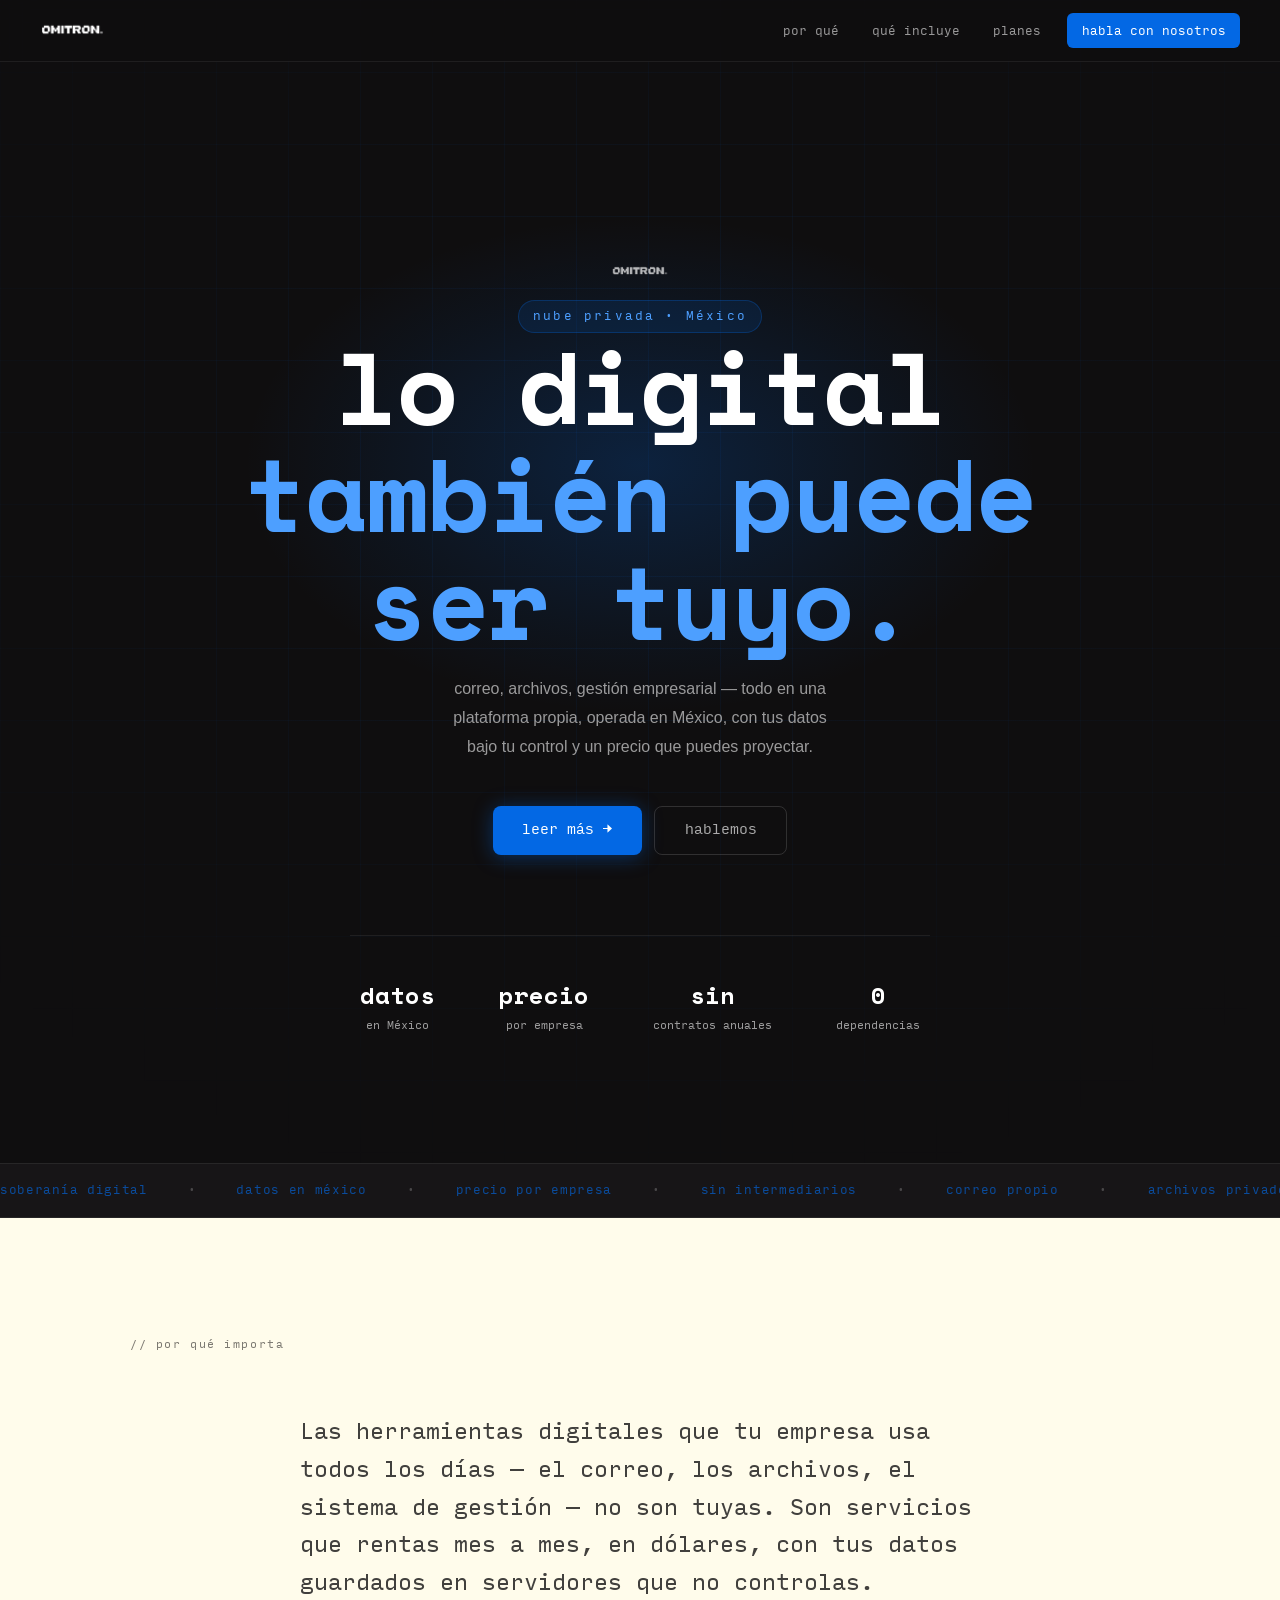
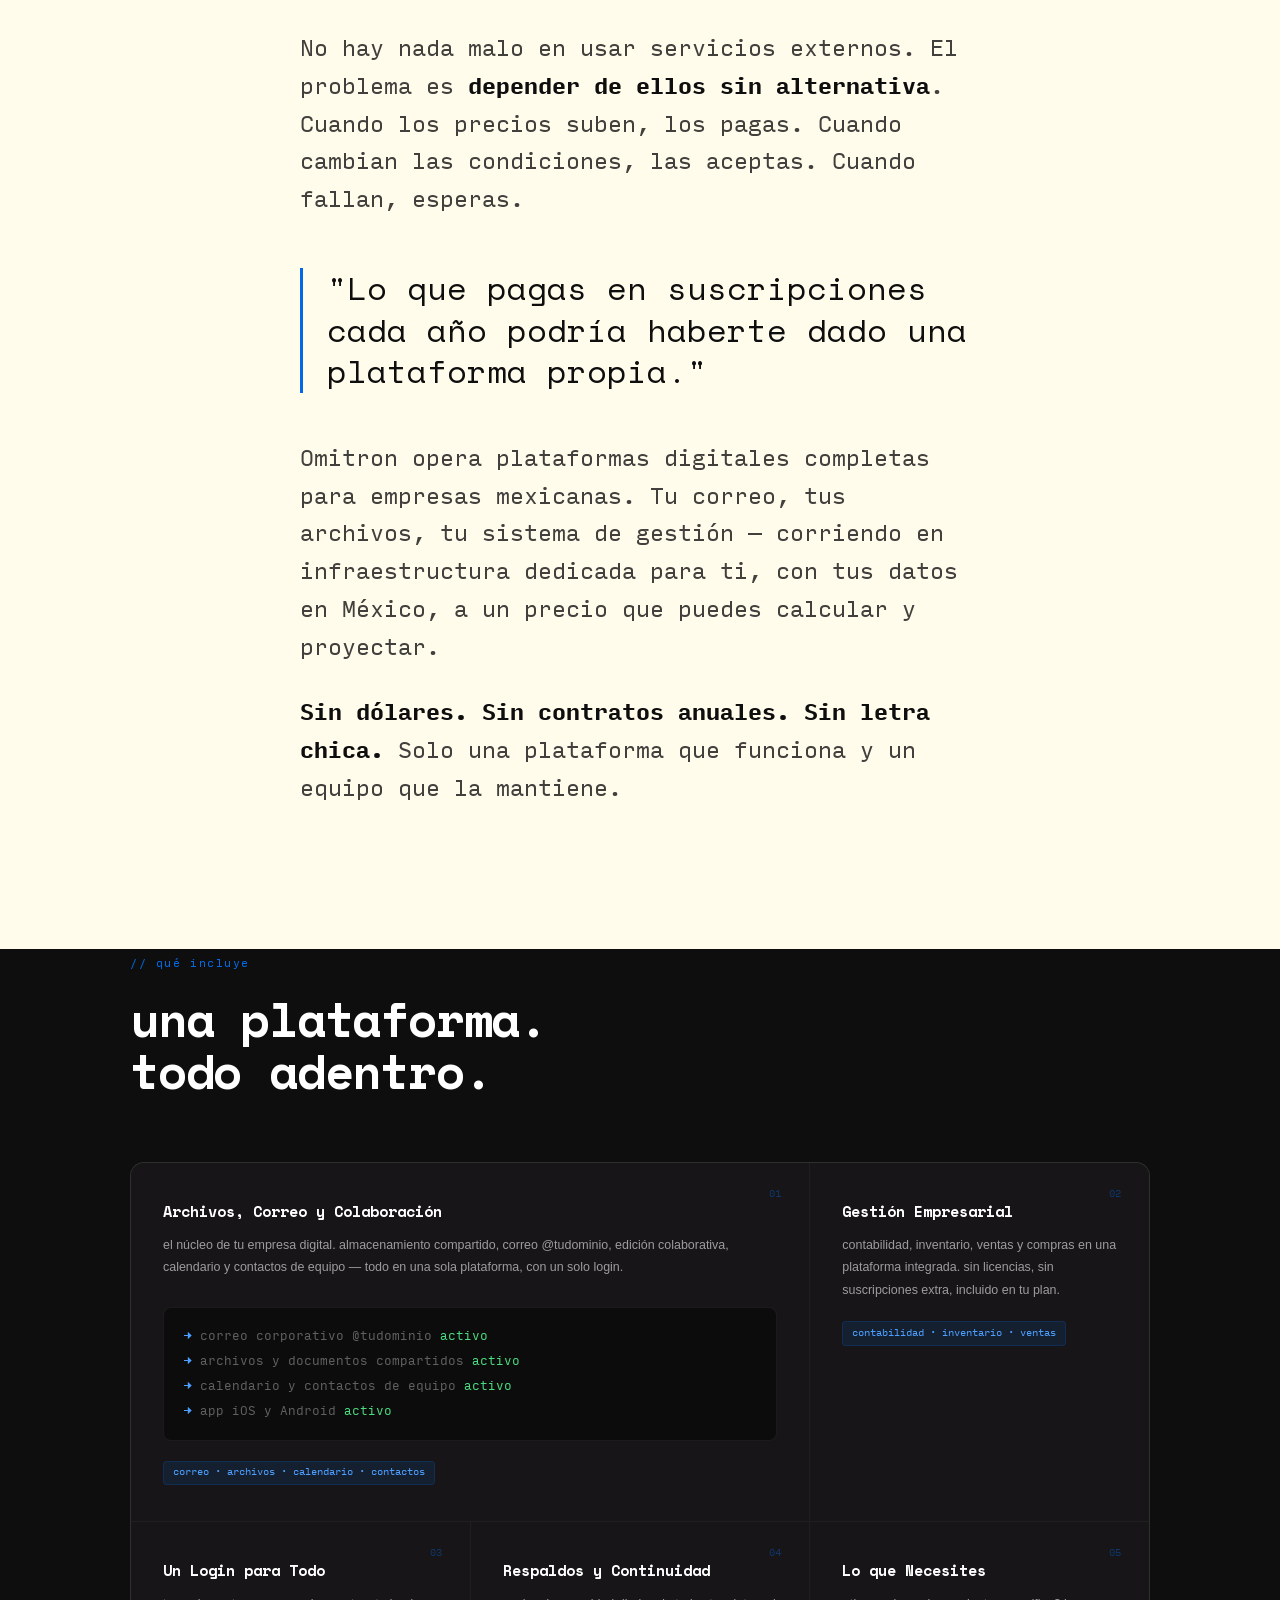
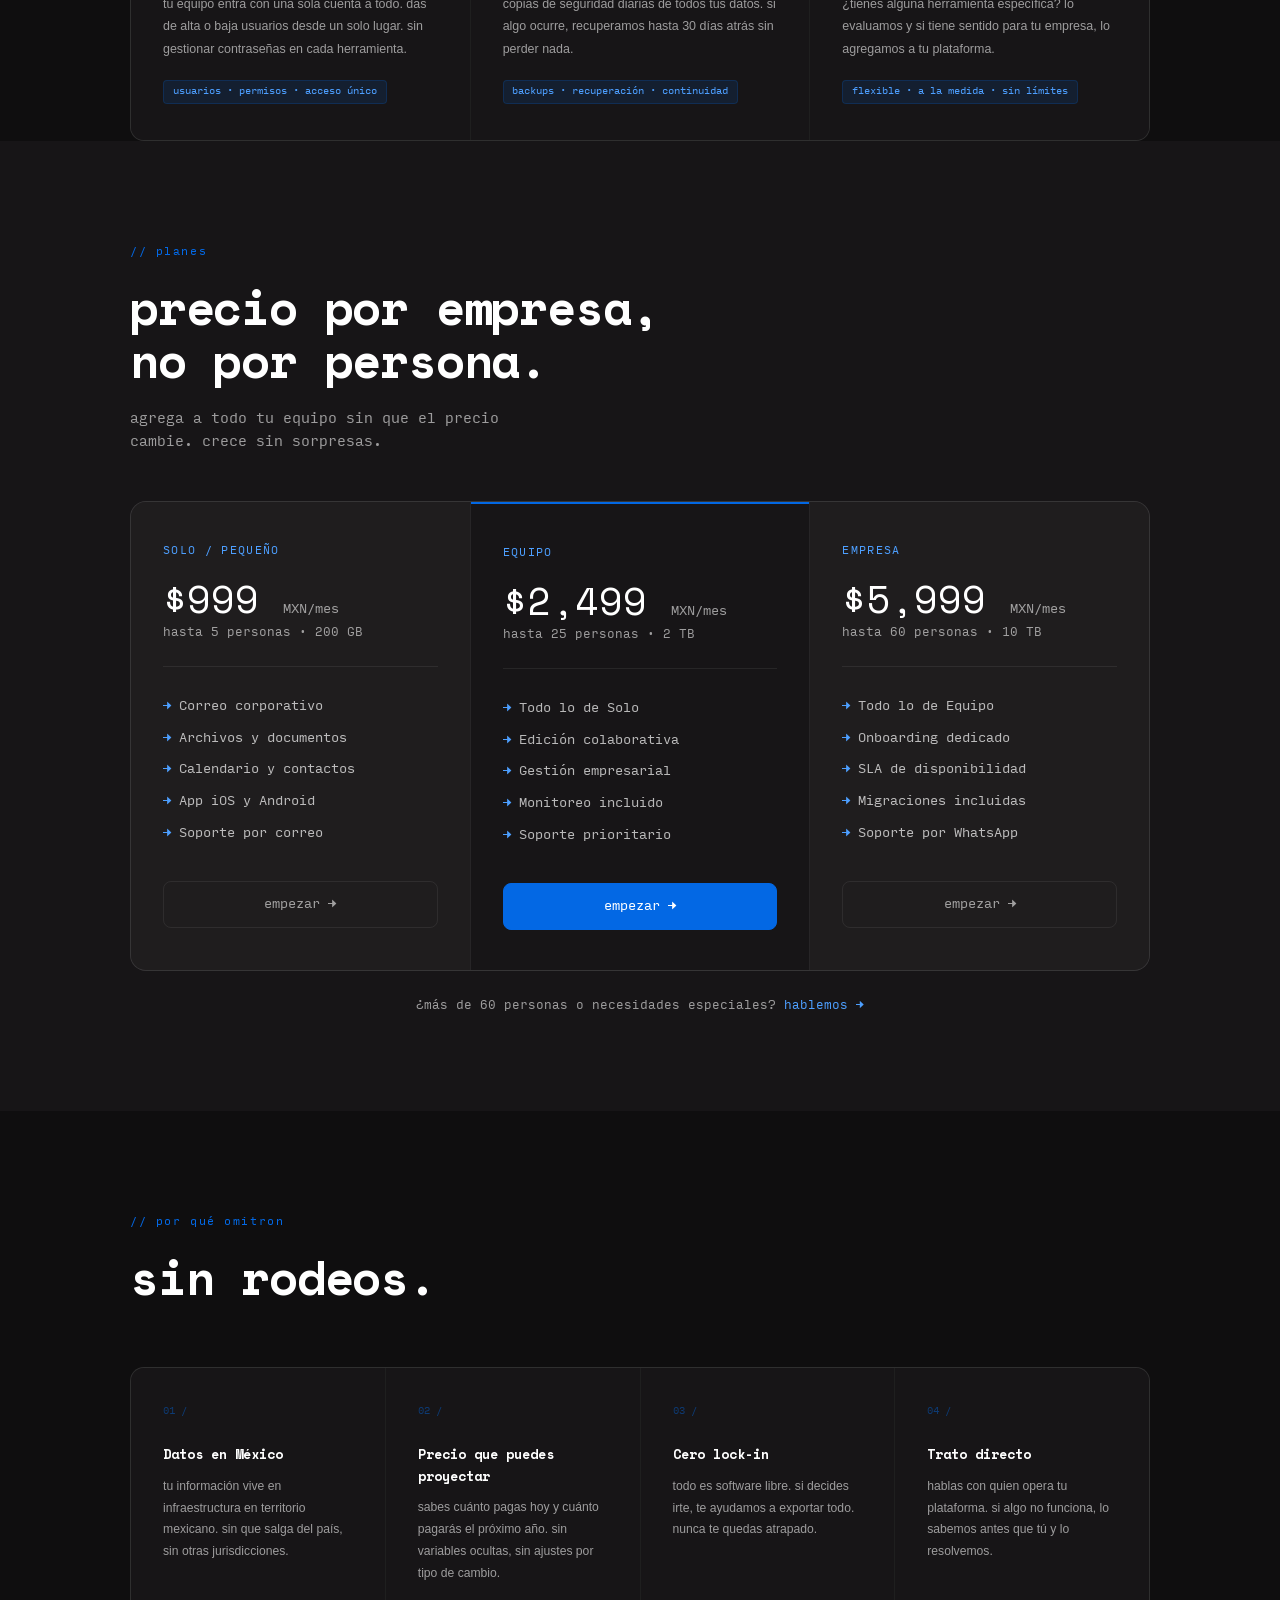
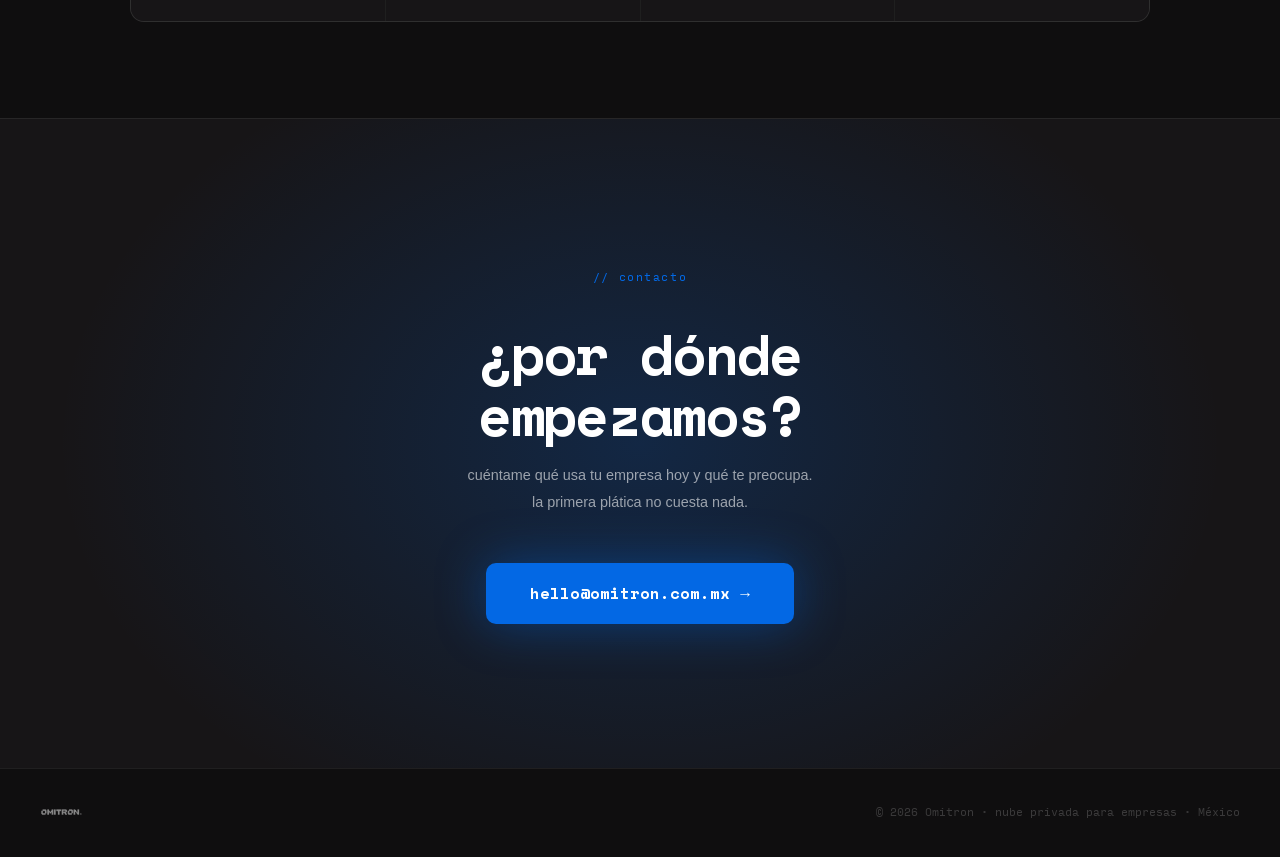
<file: v2.html>
<!DOCTYPE html>
<!--
  MODELO B — LA NUBE SOBERANA
  Target:   Dueños de empresa o directivos que valoran control, privacidad, independencia
  Precio:   Tarifa plana por organización (no por usuario)
            Solo $999/mes · Equipo $2,499/mes · Empresa $5,999/mes
  Ingreso:  20 clientes Equipo = $50k MXN/mes
  Pitch:    "Tu empresa merece tener su propia infraestructura digital"
  Tono:     Editorial, filosófico, emotivo — menos features, más por qué
-->
<html lang="es">
<head>
  <meta charset="UTF-8" />
  <meta name="viewport" content="width=device-width, initial-scale=1.0" />
  <title>Omitron — La Nube que Pertenece a tu Empresa</title>
  <meta name="description" content="Infraestructura digital propia para tu empresa. No rentes lo que puede ser tuyo. Datos en México, precio fijo, sin intermediarios." />
  <link rel="icon" type="image/png" href="assets/img/Isotipo.Azul.png" />
  <link rel="stylesheet" href="css/main.css" />
  <style>
    /* ── V2 OVERRIDES — editorial, dramatic ── */
    #hero {
      min-height: 100vh;
      justify-content: flex-end;
      padding-bottom: 8rem;
    }
    #hero .hero-lockup { margin-bottom: auto; padding-top: 8rem; }
    .hero-headline {
      font-size: clamp(3.2rem, 8vw, 7rem);
      line-height: 1.05;
      max-width: 14ch;
    }
    .hero-headline em {
      font-style: normal;
      color: var(--blue-hi);
      display: block;
    }
    .hero-sub { max-width: 44ch; font-size: 1rem; }

    /* manifesto section */
    #manifesto {
      padding: 7rem 0;
      background: var(--cream);
      color: var(--dark);
    }
    .manifesto-body {
      max-width: 680px;
      margin: 0 auto;
    }
    .manifesto-body p {
      font-size: clamp(1.05rem, 2.2vw, 1.35rem);
      line-height: 1.75;
      margin-bottom: 1.75rem;
      color: rgba(18,16,17,0.8);
    }
    .manifesto-body p strong {
      color: var(--dark);
    }
    .manifesto-body .pull-quote {
      font-size: clamp(1.4rem, 3vw, 2rem);
      font-family: var(--ff-title);
      color: var(--dark);
      border-left: 3px solid var(--blue);
      padding-left: 1.5rem;
      margin: 3rem 0;
      line-height: 1.3;
    }

    /* org pricing */
    #pricing { padding: 6rem 0; background: var(--dark-2); }
    .pricing-row {
      display: grid;
      grid-template-columns: repeat(3, 1fr);
      gap: 1px;
      background: var(--border);
      border: 1px solid var(--border);
      border-radius: 16px;
      overflow: hidden;
      margin-top: 3rem;
    }
    @media (max-width: 768px) {
      .pricing-row { grid-template-columns: 1fr; }
    }
    .ptier {
      background: var(--dark-3);
      padding: 2.5rem 2rem;
    }
    .ptier.featured { background: var(--dark-2); border-top: 2px solid var(--blue); }
    .ptier-label {
      font-size: 0.7rem;
      text-transform: uppercase;
      letter-spacing: 0.12em;
      color: var(--blue-hi);
      margin-bottom: 1.25rem;
    }
    .ptier-price {
      font-family: var(--ff-title);
      font-size: 2.4rem;
      color: var(--white);
      margin-bottom: 0.2rem;
      line-height: 1;
    }
    .ptier-price small {
      font-size: 0.8rem;
      color: var(--muted);
      font-family: var(--ff-body);
    }
    .ptier-for {
      font-size: 0.78rem;
      color: var(--muted);
      margin-bottom: 1.5rem;
      padding-bottom: 1.5rem;
      border-bottom: 1px solid var(--border);
    }
    .ptier ul {
      list-style: none;
      margin-bottom: 2rem;
    }
    .ptier ul li {
      font-size: 0.8rem;
      color: rgba(255,255,255,0.7);
      padding: 0.35rem 0;
    }
    .ptier ul li::before { content: '→ '; color: var(--blue-hi); }
    .ptier a {
      display: block;
      text-align: center;
      padding: 0.75rem;
      border-radius: 8px;
      font-family: var(--ff-body);
      font-size: 0.82rem;
      text-decoration: none;
      border: 1px solid var(--border);
      color: var(--muted);
      transition: all 0.15s;
    }
    .ptier a:hover { border-color: var(--blue); color: white; }
    .ptier.featured a {
      background: var(--blue); border-color: var(--blue); color: white;
    }
    .ptier.featured a:hover { background: #0256c0; }

    /* conviction section */
    #conviction {
      padding: 6rem 0;
    }
    .conviction-grid {
      display: grid;
      grid-template-columns: 1fr 1fr;
      gap: 4rem;
      align-items: center;
      margin-top: 3rem;
    }
    @media (max-width: 768px) {
      .conviction-grid { grid-template-columns: 1fr; gap: 2rem; }
    }
    .conviction-text h3 {
      font-family: var(--ff-title);
      font-size: 1.6rem;
      margin-bottom: 1rem;
      line-height: 1.3;
    }
    .conviction-text p {
      font-size: 0.9rem;
      color: var(--muted);
      line-height: 1.7;
      margin-bottom: 1rem;
    }
    .conviction-stat {
      font-family: var(--ff-title);
      font-size: 3.5rem;
      color: var(--blue-hi);
      line-height: 1;
      margin-bottom: 0.25rem;
    }
    .conviction-stat-label {
      font-size: 0.78rem;
      color: var(--muted);
    }
  </style>
</head>
<body>

<nav>
  <a href="#" class="nav-brand">
    <img src="assets/img/LogoOmitron.Blanco.png" alt="Omitron" />
  </a>
  <div class="nav-links">
    <a href="#manifesto">por qué</a>
    <a href="#includes">qué incluye</a>
    <a href="#pricing">planes</a>
    <a href="mailto:hello@omitron.com.mx" class="nav-cta">habla con nosotros</a>
  </div>
</nav>

<!-- HERO — dramatic, large type -->
<section id="hero">
  <div class="hero-glow"></div>
  <div class="hero-lockup">
    <img src="assets/img/LogoOmitron.Blanco.png" alt="Omitron" class="hero-logo" />
    <span class="hero-descriptor">nube privada · México</span>
  </div>
  <h2 class="hero-headline">
    lo digital<br/>
    <em>también puede ser tuyo.</em>
  </h2>
  <p class="hero-sub">
    correo, archivos, gestión empresarial — todo en una plataforma propia,
    operada en México, con tus datos bajo tu control y un precio que puedes proyectar.
  </p>
  <div class="hero-actions">
    <a href="#manifesto" class="btn btn-primary">leer más →</a>
    <a href="mailto:hello@omitron.com.mx" class="btn btn-ghost">hablemos</a>
  </div>
  <div class="hero-stats">
    <div class="stat"><span>datos</span><span>en México</span></div>
    <div class="stat"><span>precio</span><span>por empresa</span></div>
    <div class="stat"><span>sin</span><span>contratos anuales</span></div>
    <div class="stat"><span>0</span><span>dependencias</span></div>
  </div>
</section>

<!-- MARQUEE -->
<div class="marquee-wrap">
  <div class="marquee-track">
    <span><b>soberanía digital</b></span><span>·</span>
    <span><b>datos en México</b></span><span>·</span>
    <span><b>precio por empresa</b></span><span>·</span>
    <span><b>sin intermediarios</b></span><span>·</span>
    <span><b>correo propio</b></span><span>·</span>
    <span><b>archivos privados</b></span><span>·</span>
    <span><b>gestión empresarial</b></span><span>·</span>
    <span><b>open source</b></span><span>·</span>
    <span><b>tú decides</b></span><span>·</span>
    <span><b>soberanía digital</b></span><span>·</span>
    <span><b>datos en México</b></span><span>·</span>
    <span><b>precio por empresa</b></span><span>·</span>
    <span><b>sin intermediarios</b></span><span>·</span>
    <span><b>correo propio</b></span><span>·</span>
    <span><b>archivos privados</b></span><span>·</span>
    <span><b>gestión empresarial</b></span><span>·</span>
    <span><b>open source</b></span><span>·</span>
    <span><b>tú decides</b></span><span>·</span>
  </div>
</div>

<!-- MANIFESTO — cream, editorial -->
<section id="manifesto">
  <div class="container">
    <span class="section-label" style="color:var(--muted-d);">// por qué importa</span>
    <div class="manifesto-body" style="margin-top:2.5rem;">
      <p>
        Las herramientas digitales que tu empresa usa todos los días —
        el correo, los archivos, el sistema de gestión — no son tuyas.
        Son servicios que rentas mes a mes, en dólares,
        con tus datos guardados en servidores que no controlas.
      </p>
      <p>
        No hay nada malo en usar servicios externos. El problema es
        <strong>depender de ellos sin alternativa</strong>.
        Cuando los precios suben, los pagas. Cuando cambian las condiciones, las aceptas.
        Cuando fallan, esperas.
      </p>
      <div class="pull-quote">
        "Lo que pagas en suscripciones cada año podría haberte dado una plataforma propia."
      </div>
      <p>
        Omitron opera plataformas digitales completas para empresas mexicanas.
        Tu correo, tus archivos, tu sistema de gestión —
        corriendo en infraestructura dedicada para ti,
        con tus datos en México, a un precio que puedes calcular y proyectar.
      </p>
      <p>
        <strong>Sin dólares. Sin contratos anuales. Sin letra chica.</strong>
        Solo una plataforma que funciona y un equipo que la mantiene.
      </p>
    </div>
  </div>
</section>

<!-- QUÉ INCLUYE -->
<section id="includes">
  <div class="container">
    <span class="section-label">// qué incluye</span>
    <h2 class="section-title">una plataforma.<br/>todo adentro.</h2>
    <div class="bento">
      <div class="bcard span2">
        <span class="bcard-num">01</span>
        <h3>Archivos, Correo y Colaboración</h3>
        <p>el núcleo de tu empresa digital. almacenamiento compartido, correo @tudominio, edición colaborativa, calendario y contactos de equipo — todo en una sola plataforma, con un solo login.</p>
        <div class="bcard-terminal">
          <span class="t-line"><span class="p">→</span> correo corporativo @tudominio <span class="ok">activo</span></span>
          <span class="t-line"><span class="p">→</span> archivos y documentos compartidos <span class="ok">activo</span></span>
          <span class="t-line"><span class="p">→</span> calendario y contactos de equipo <span class="ok">activo</span></span>
          <span class="t-line"><span class="p">→</span> app iOS y Android <span class="ok">activo</span></span>
        </div>
        <span class="bcard-tag">correo · archivos · calendario · contactos</span>
      </div>
      <div class="bcard">
        <span class="bcard-num">02</span>
        <h3>Gestión Empresarial</h3>
        <p>contabilidad, inventario, ventas y compras en una plataforma integrada. sin licencias, sin suscripciones extra, incluido en tu plan.</p>
        <span class="bcard-tag">contabilidad · inventario · ventas</span>
      </div>
      <div class="bcard">
        <span class="bcard-num">03</span>
        <h3>Un Login para Todo</h3>
        <p>tu equipo entra con una sola cuenta a todo. das de alta o baja usuarios desde un solo lugar. sin gestionar contraseñas en cada herramienta.</p>
        <span class="bcard-tag">usuarios · permisos · acceso único</span>
      </div>
      <div class="bcard">
        <span class="bcard-num">04</span>
        <h3>Respaldos y Continuidad</h3>
        <p>copias de seguridad diarias de todos tus datos. si algo ocurre, recuperamos hasta 30 días atrás sin perder nada.</p>
        <span class="bcard-tag">backups · recuperación · continuidad</span>
      </div>
      <div class="bcard">
        <span class="bcard-num">05</span>
        <h3>Lo que Necesites</h3>
        <p>¿tienes alguna herramienta específica? lo evaluamos y si tiene sentido para tu empresa, lo agregamos a tu plataforma.</p>
        <span class="bcard-tag">flexible · a la medida · sin límites</span>
      </div>
    </div>
  </div>
</section>

<!-- PRICING — flat per org -->
<section id="pricing">
  <div class="container">
    <span class="section-label">// planes</span>
    <h2 class="section-title">precio por empresa,<br/>no por persona.</h2>
    <p style="color:var(--muted);font-size:0.9rem;max-width:45ch;margin-top:1rem;">agrega a todo tu equipo sin que el precio cambie. crece sin sorpresas.</p>
    <div class="pricing-row">
      <div class="ptier">
        <div class="ptier-label">solo / pequeño</div>
        <div class="ptier-price">$999 <small>MXN/mes</small></div>
        <div class="ptier-for">hasta 5 personas · 200 GB</div>
        <ul>
          <li>Correo corporativo</li>
          <li>Archivos y documentos</li>
          <li>Calendario y contactos</li>
          <li>App iOS y Android</li>
          <li>Soporte por correo</li>
        </ul>
        <a href="mailto:hello@omitron.com.mx?subject=Plan Solo">empezar →</a>
      </div>
      <div class="ptier featured">
        <div class="ptier-label">equipo</div>
        <div class="ptier-price">$2,499 <small>MXN/mes</small></div>
        <div class="ptier-for">hasta 25 personas · 2 TB</div>
        <ul>
          <li>Todo lo de Solo</li>
          <li>Edición colaborativa</li>
          <li>Gestión empresarial</li>
          <li>Monitoreo incluido</li>
          <li>Soporte prioritario</li>
        </ul>
        <a href="mailto:hello@omitron.com.mx?subject=Plan Equipo">empezar →</a>
      </div>
      <div class="ptier">
        <div class="ptier-label">empresa</div>
        <div class="ptier-price">$5,999 <small>MXN/mes</small></div>
        <div class="ptier-for">hasta 60 personas · 10 TB</div>
        <ul>
          <li>Todo lo de Equipo</li>
          <li>Onboarding dedicado</li>
          <li>SLA de disponibilidad</li>
          <li>Migraciones incluidas</li>
          <li>Soporte por WhatsApp</li>
        </ul>
        <a href="mailto:hello@omitron.com.mx?subject=Plan Empresa">empezar →</a>
      </div>
    </div>
    <p style="text-align:center;margin-top:1.5rem;font-size:0.78rem;color:var(--muted);">
      ¿más de 60 personas o necesidades especiales? <a href="mailto:hello@omitron.com.mx" style="color:var(--blue-hi);text-decoration:none;">hablemos →</a>
    </p>
  </div>
</section>

<!-- CONVICTION -->
<section id="conviction">
  <div class="container">
    <span class="section-label">// por qué Omitron</span>
    <h2 class="section-title">sin rodeos.</h2>
    <div class="values-grid">
      <div class="vcard">
        <span class="vcard-num">01 /</span>
        <h3>Datos en México</h3>
        <p>tu información vive en infraestructura en territorio mexicano. sin que salga del país, sin otras jurisdicciones.</p>
      </div>
      <div class="vcard">
        <span class="vcard-num">02 /</span>
        <h3>Precio que puedes proyectar</h3>
        <p>sabes cuánto pagas hoy y cuánto pagarás el próximo año. sin variables ocultas, sin ajustes por tipo de cambio.</p>
      </div>
      <div class="vcard">
        <span class="vcard-num">03 /</span>
        <h3>Cero lock-in</h3>
        <p>todo es software libre. si decides irte, te ayudamos a exportar todo. nunca te quedas atrapado.</p>
      </div>
      <div class="vcard">
        <span class="vcard-num">04 /</span>
        <h3>Trato directo</h3>
        <p>hablas con quien opera tu plataforma. si algo no funciona, lo sabemos antes que tú y lo resolvemos.</p>
      </div>
    </div>
  </div>
</section>

<section id="cta">
  <span class="section-label">// contacto</span>
  <h2 class="cta-title">¿por dónde<br/>empezamos?</h2>
  <p>cuéntame qué usa tu empresa hoy y qué te preocupa.<br/>la primera plática no cuesta nada.</p>
  <a href="mailto:hello@omitron.com.mx" class="cta-btn">hello@omitron.com.mx →</a>
</section>

<footer>
  <div class="footer-brand">
    <img src="assets/img/LogoOmitron.Blanco.png" alt="Omitron" />
  </div>
  <p>© 2026 Omitron · nube privada para empresas · México</p>
</footer>

</body>
</html>
</file>
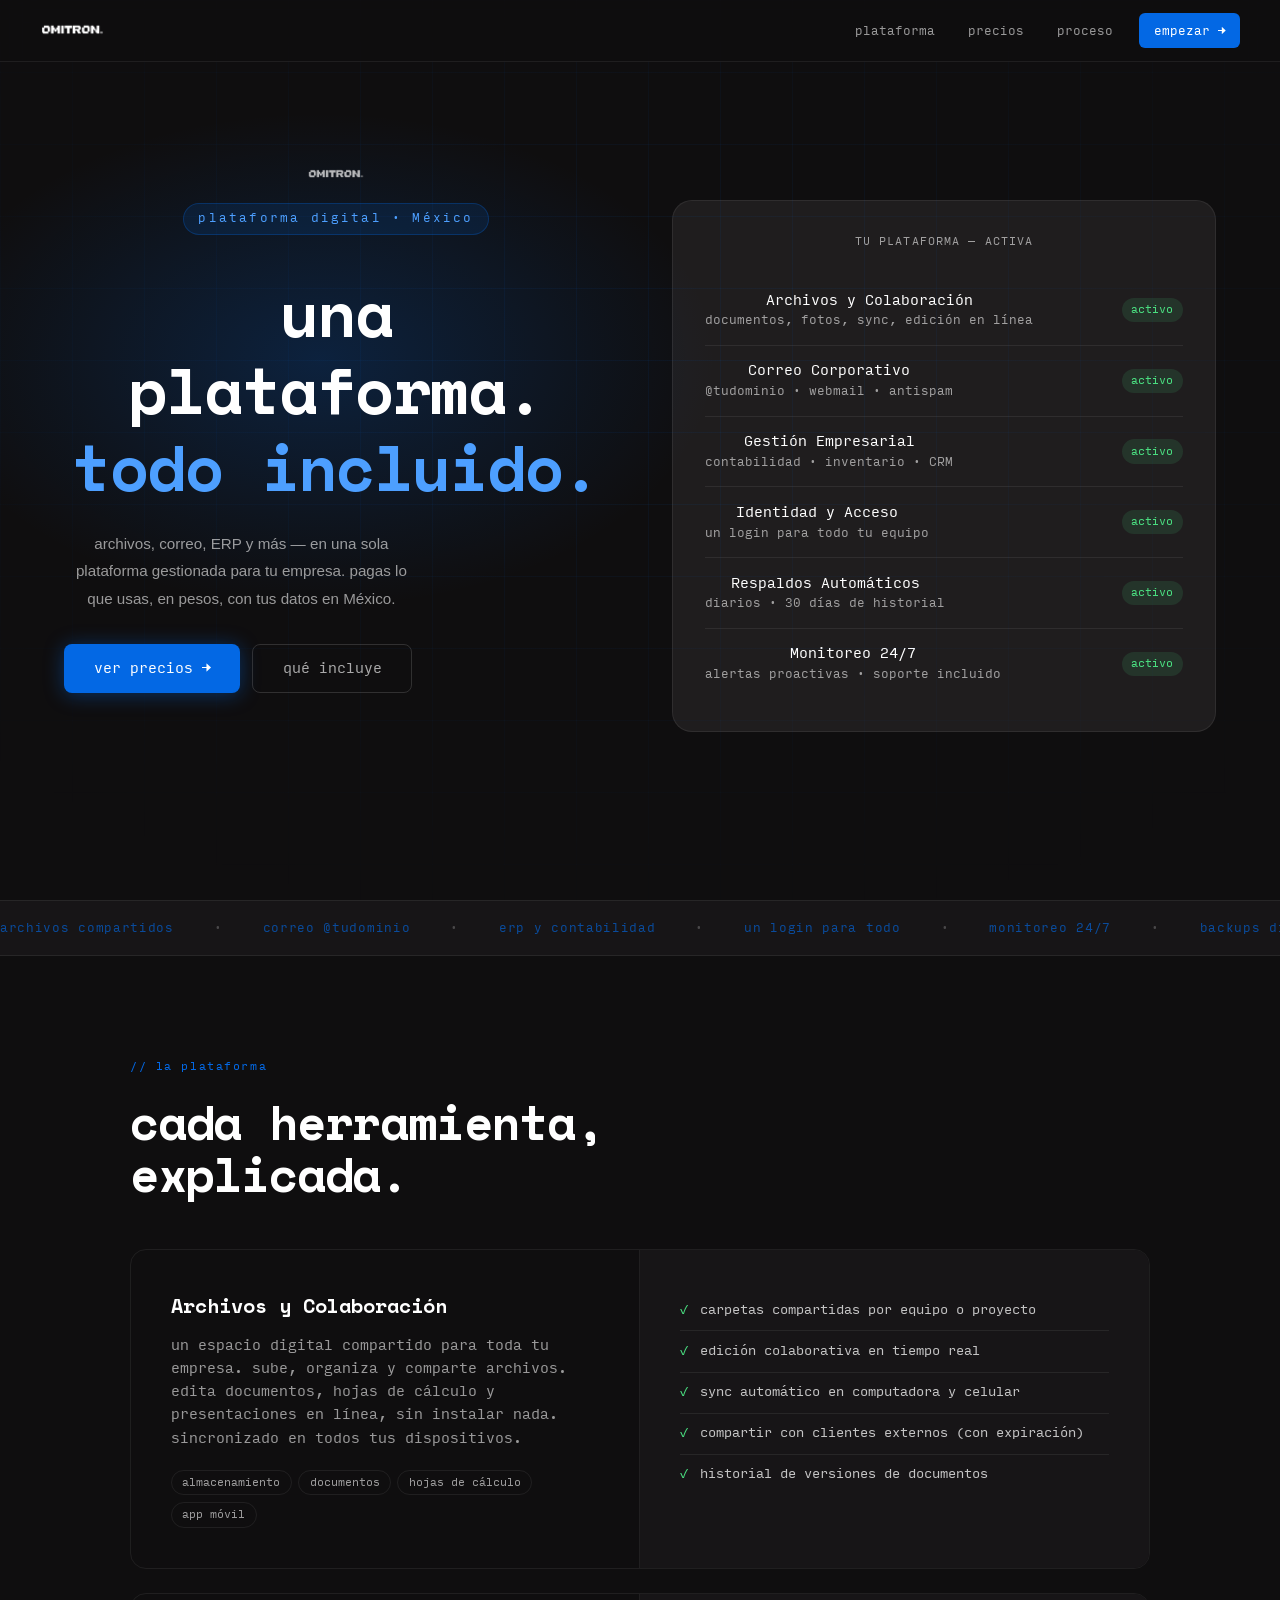
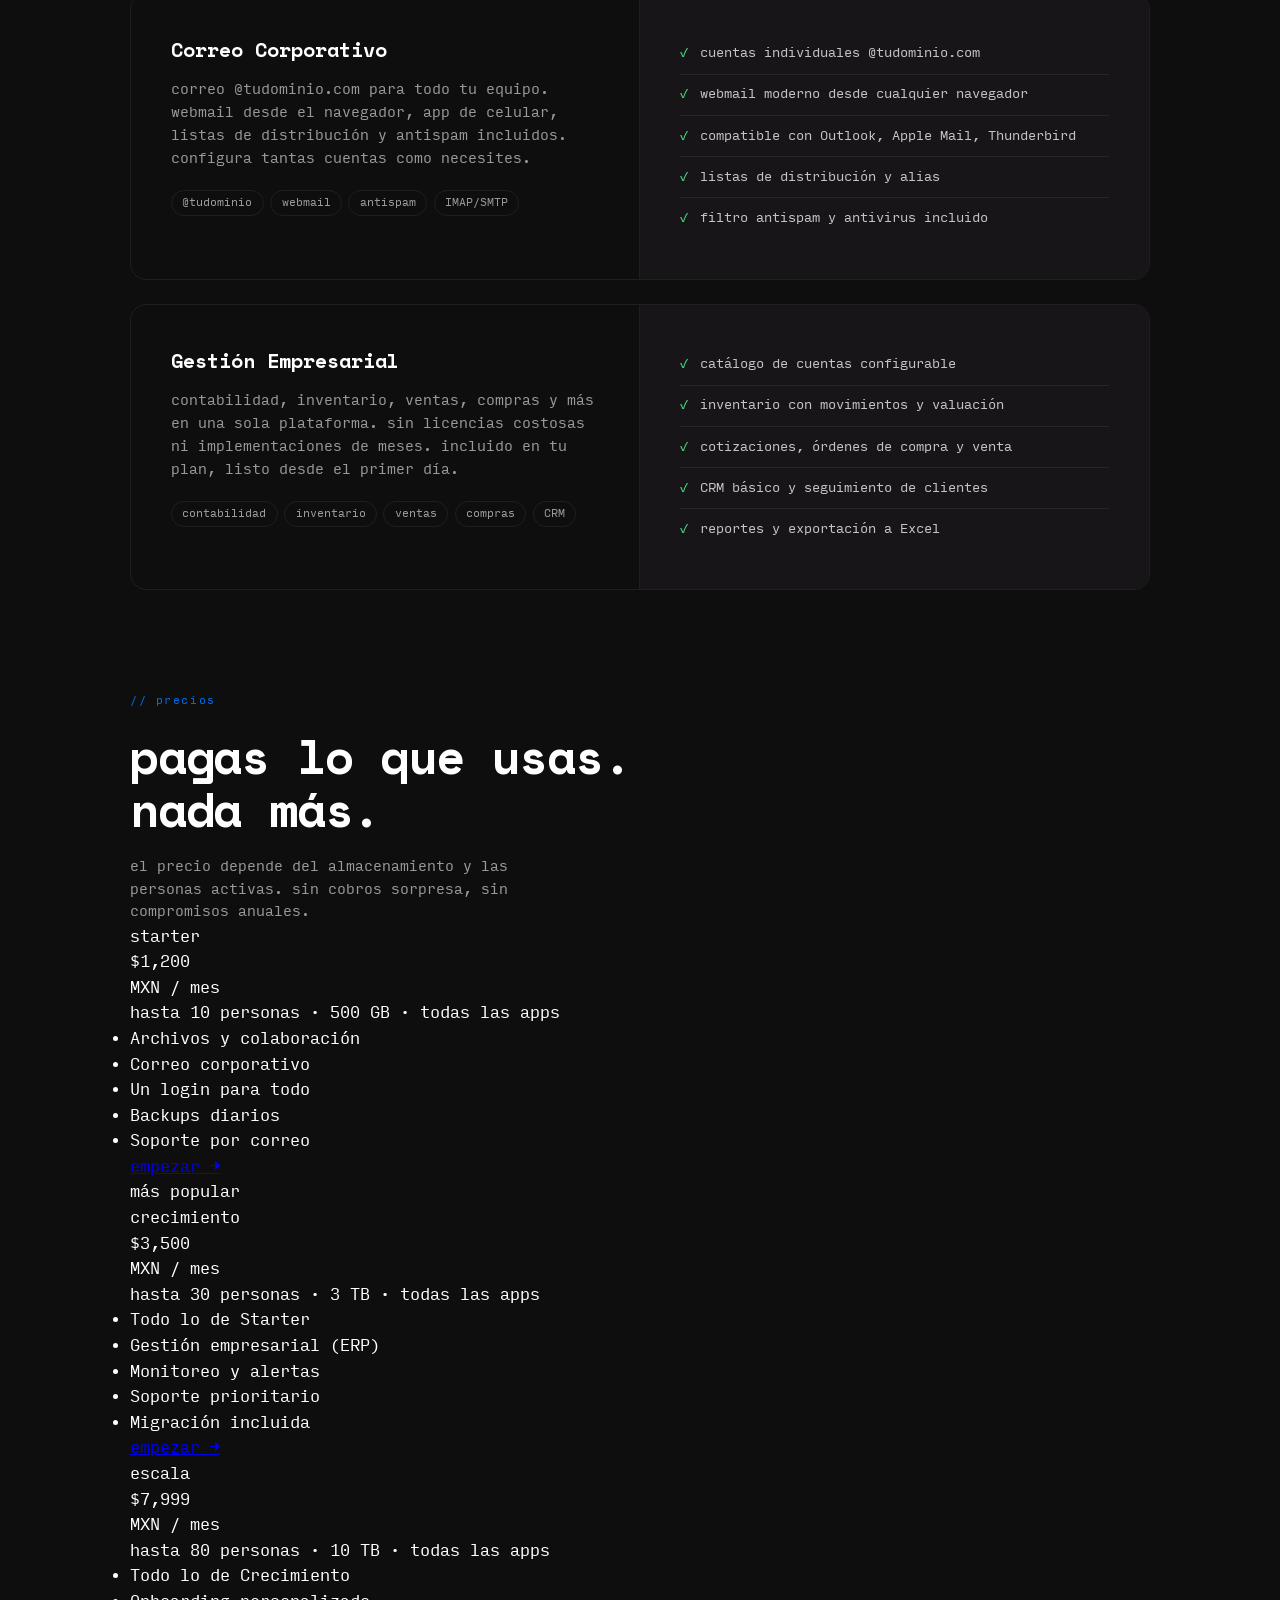
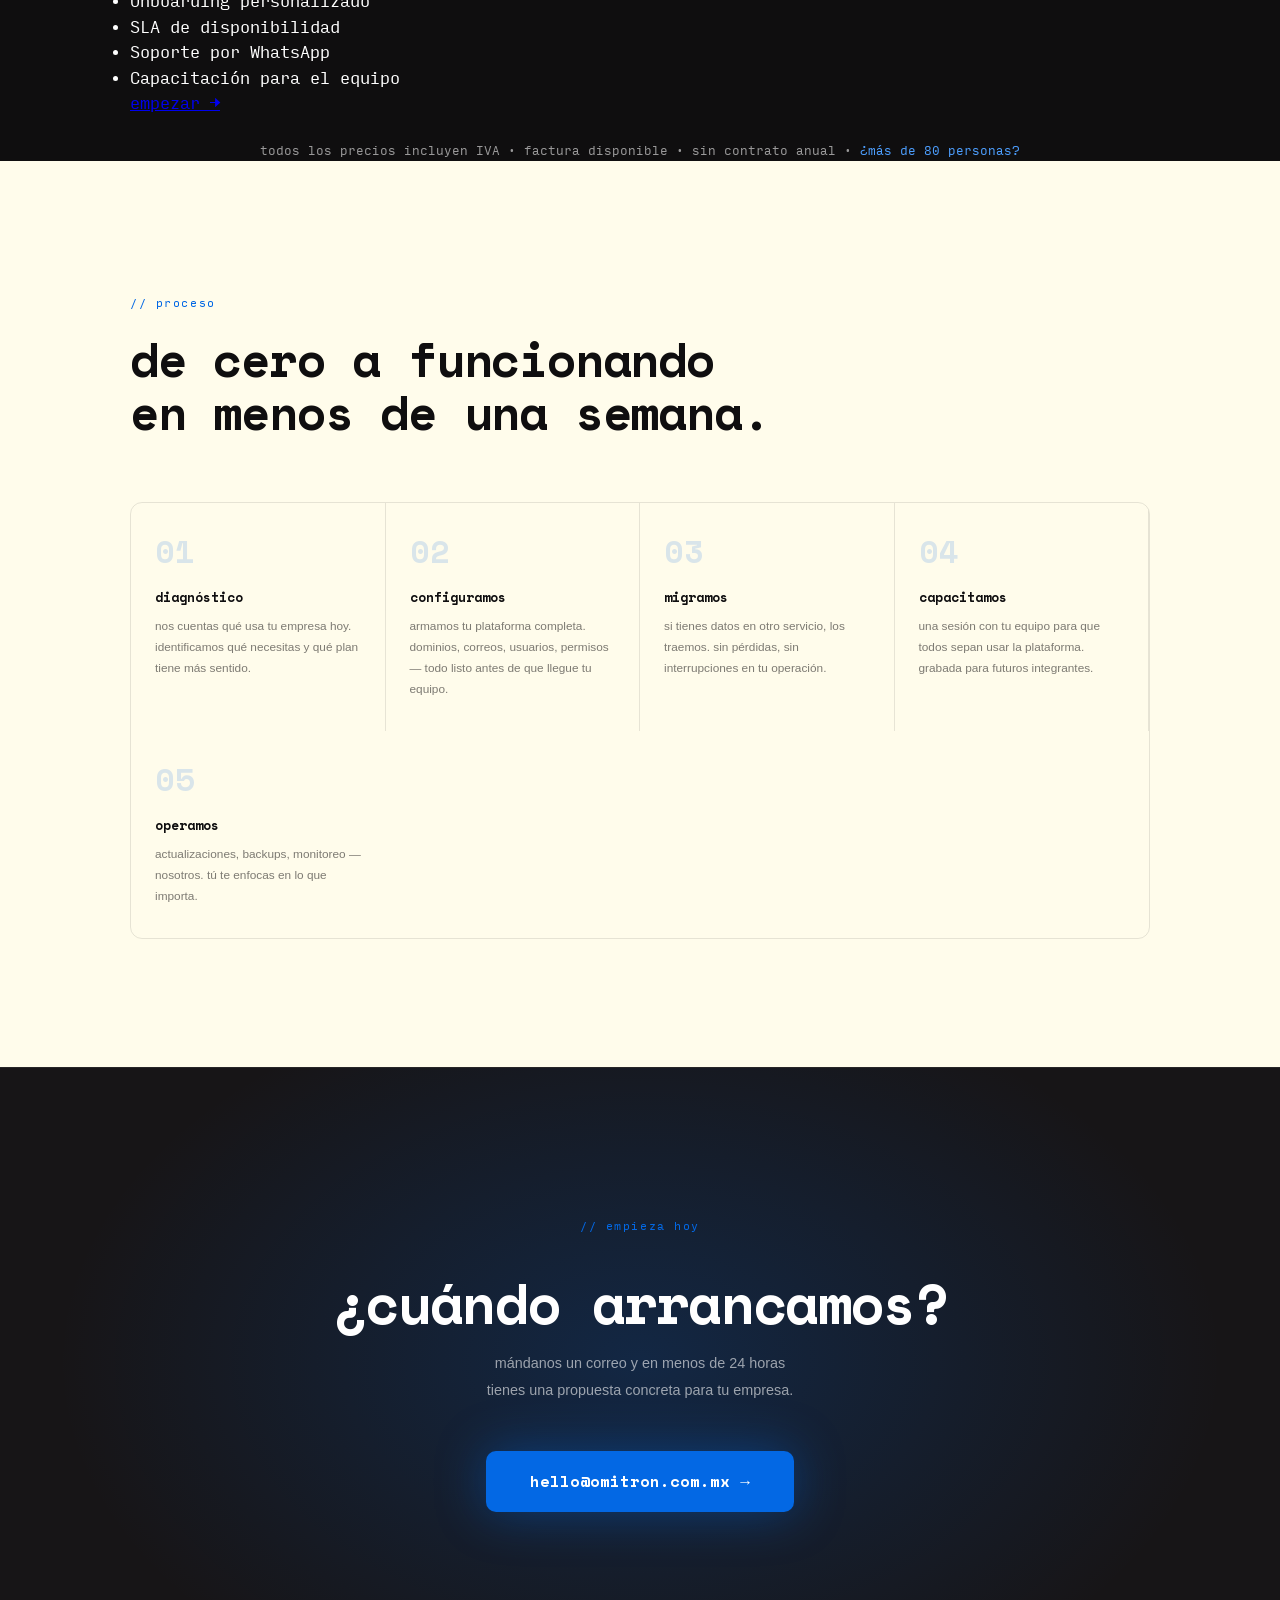
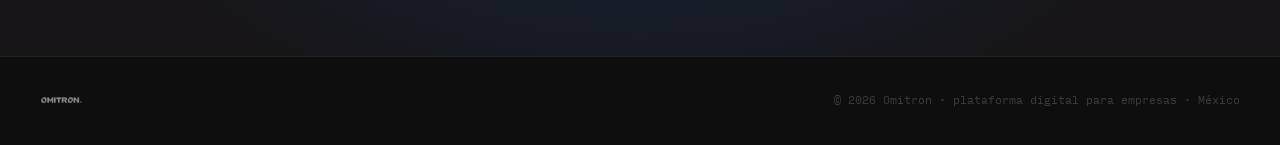
<file: v3.html>
<!DOCTYPE html>
<!--
  MODELO C — PLATAFORMA DIGITAL COMPLETA
  Target:   Fundadores / directores técnicos de startups y agencias en México
  Precio:   Escalonado por uso real (almacenamiento + usuarios activos)
            Starter $1,200 · Crecimiento $3,500 · Escala $7,999
  Ingreso:  10 clientes Crecimiento = $35k MXN/mes
  Pitch:    "Todo lo que necesita tu empresa, en una plataforma gestionada"
  Tono:     Moderno, producto-forward, minimalista con credibilidad técnica
  Diferencia: Muestra cada herramienta como producto, compara vs costo individual
-->
<html lang="es">
<head>
  <meta charset="UTF-8" />
  <meta name="viewport" content="width=device-width, initial-scale=1.0" />
  <title>Omitron — Plataforma Digital para tu Empresa</title>
  <meta name="description" content="Una plataforma completa: archivos, correo, ERP, monitoreo y más. Paga solo lo que usas, en pesos, con tus datos en México." />
  <link rel="icon" type="image/png" href="assets/img/Isotipo.Azul.png" />
  <link rel="stylesheet" href="css/main.css" />
  <style>
    /* ── V3 — minimal, product-forward ── */

    /* hero — clean, split */
    #hero {
      min-height: 100vh;
      display: grid;
      grid-template-columns: 1fr 1fr;
      grid-template-rows: auto;
      align-items: center;
      padding: 8rem 4rem 6rem;
      gap: 4rem;
    }
    @media (max-width: 900px) {
      #hero { grid-template-columns: 1fr; padding: 7rem 2rem 4rem; gap: 2rem; }
      .hero-right { display: none; }
    }
    .hero-left { display: flex; flex-direction: column; gap: 0; }
    .hero-left .hero-lockup { margin-bottom: 2.5rem; }
    .hero-left .hero-headline {
      font-size: clamp(2.4rem, 5vw, 4rem);
      margin-bottom: 1.5rem;
    }
    .hero-left .hero-headline em { font-style: normal; color: var(--blue-hi); }
    .hero-left .hero-sub { max-width: 42ch; margin-bottom: 2rem; }
    .hero-left .hero-actions { justify-content: flex-start; }
    .hero-glow { left: 25%; }

    /* product stack widget */
    .hero-right {
      background: var(--dark-3);
      border: 1px solid var(--border);
      border-radius: 20px;
      padding: 2rem;
      overflow: hidden;
    }
    .stack-header {
      font-size: 0.7rem;
      text-transform: uppercase;
      letter-spacing: 0.1em;
      color: var(--muted);
      margin-bottom: 1.5rem;
    }
    .stack-item {
      display: flex;
      align-items: center;
      justify-content: space-between;
      padding: 0.9rem 0;
      border-bottom: 1px solid var(--border);
    }
    .stack-item:last-child { border-bottom: none; }
    .stack-item-name {
      font-size: 0.85rem;
      color: var(--white);
    }
    .stack-item-desc {
      font-size: 0.75rem;
      color: var(--muted);
    }
    .stack-status {
      font-size: 0.7rem;
      background: rgba(74,222,128,0.12);
      color: #4ade80;
      padding: 0.2rem 0.6rem;
      border-radius: 20px;
      flex-shrink: 0;
    }

    /* modules section */
    #modules { padding: 6rem 0; }
    .module-row {
      display: grid;
      grid-template-columns: 1fr 1fr;
      gap: 0;
      border: 1px solid var(--border);
      border-radius: 16px;
      overflow: hidden;
      margin-top: 3rem;
    }
    .module-row + .module-row { margin-top: 1.5rem; }
    @media (max-width: 768px) {
      .module-row { grid-template-columns: 1fr; }
    }
    .module-info {
      padding: 2.5rem 2.5rem;
      border-right: 1px solid var(--border);
    }
    @media (max-width: 768px) {
      .module-info { border-right: none; border-bottom: 1px solid var(--border); }
    }
    .module-info h3 {
      font-family: var(--ff-title);
      font-size: 1.25rem;
      margin-bottom: 0.75rem;
    }
    .module-info p {
      font-size: 0.85rem;
      color: var(--muted);
      line-height: 1.7;
      margin-bottom: 1.25rem;
    }
    .module-tags { display: flex; flex-wrap: wrap; gap: 0.4rem; }
    .module-tag {
      font-size: 0.68rem;
      padding: 0.2rem 0.65rem;
      border-radius: 20px;
      border: 1px solid var(--border);
      color: var(--muted);
    }
    .module-detail {
      padding: 2.5rem 2.5rem;
      background: var(--dark-2);
    }
    .module-feature {
      display: flex;
      align-items: flex-start;
      gap: 0.75rem;
      padding: 0.6rem 0;
      border-bottom: 1px solid var(--border);
      font-size: 0.82rem;
    }
    .module-feature:last-child { border-bottom: none; }
    .module-feature .check { color: #4ade80; flex-shrink: 0; }
    .module-feature .feat-text { color: rgba(255,255,255,0.75); }

    /* pricing — usage based -->
    #pricing { padding: 6rem 0; background: var(--dark-2); }
    .pricing-cards {
      display: grid;
      grid-template-columns: repeat(3, 1fr);
      gap: 1.5rem;
      margin-top: 3rem;
    }
    @media (max-width: 768px) {
      .pricing-cards { grid-template-columns: 1fr; }
    }
    .pc {
      background: var(--dark-3);
      border: 1px solid var(--border);
      border-radius: 16px;
      padding: 2rem 1.75rem;
      position: relative;
    }
    .pc.featured { border-color: var(--blue); }
    .pc-badge {
      position: absolute;
      top: -1px; left: 50%;
      transform: translateX(-50%);
      background: var(--blue);
      color: white;
      font-size: 0.65rem;
      letter-spacing: 0.08em;
      text-transform: uppercase;
      padding: 0.2rem 0.8rem;
      border-radius: 0 0 8px 8px;
      font-family: var(--ff-body);
    }
    .pc-name {
      font-size: 0.7rem;
      text-transform: uppercase;
      letter-spacing: 0.1em;
      color: var(--blue-hi);
      margin-bottom: 1rem;
    }
    .pc-price {
      font-family: var(--ff-title);
      font-size: 2.5rem;
      color: var(--white);
      line-height: 1;
      margin-bottom: 0.2rem;
    }
    .pc-unit { font-size: 0.82rem; color: var(--muted); font-family: var(--ff-body); }
    .pc-includes {
      font-size: 0.75rem;
      color: var(--muted);
      margin: 1rem 0 1.5rem;
      padding-bottom: 1.25rem;
      border-bottom: 1px solid var(--border);
    }
    .pc ul { list-style: none; margin-bottom: 1.75rem; }
    .pc ul li {
      font-size: 0.8rem;
      color: rgba(255,255,255,0.72);
      padding: 0.35rem 0;
      display: flex; gap: 0.5rem;
    }
    .pc ul li::before { content: '→'; color: var(--blue-hi); }
    .pc a {
      display: block;
      text-align: center;
      padding: 0.75rem;
      border-radius: 8px;
      font-family: var(--ff-body);
      font-size: 0.82rem;
      text-decoration: none;
      border: 1px solid var(--border);
      color: var(--muted);
      transition: all 0.15s;
    }
    .pc a:hover { border-color: var(--blue); color: white; }
    .pc.featured a { background: var(--blue); border-color: var(--blue); color: white; }
    .pc.featured a:hover { background: #0256c0; }
  </style>
</head>
<body>

<nav>
  <a href="#" class="nav-brand">
    <img src="assets/img/LogoOmitron.Blanco.png" alt="Omitron" />
  </a>
  <div class="nav-links">
    <a href="#modules">plataforma</a>
    <a href="#pricing">precios</a>
    <a href="#how">proceso</a>
    <a href="mailto:hello@omitron.com.mx" class="nav-cta">empezar →</a>
  </div>
</nav>

<!-- HERO — split, product widget -->
<section id="hero">
  <div class="hero-glow"></div>
  <div class="hero-left">
    <div class="hero-lockup">
      <img src="assets/img/LogoOmitron.Blanco.png" alt="Omitron" class="hero-logo" />
      <span class="hero-descriptor">plataforma digital · México</span>
    </div>
    <h2 class="hero-headline">
      una plataforma.<br/>
      <em>todo incluido.</em>
    </h2>
    <p class="hero-sub">
      archivos, correo, ERP y más — en una sola plataforma gestionada para tu empresa.
      pagas lo que usas, en pesos, con tus datos en México.
    </p>
    <div class="hero-actions">
      <a href="#pricing" class="btn btn-primary">ver precios →</a>
      <a href="#modules" class="btn btn-ghost">qué incluye</a>
    </div>
  </div>

  <div class="hero-right">
    <div class="stack-header">tu plataforma — activa</div>
    <div class="stack-item">
      <div>
        <div class="stack-item-name">Archivos y Colaboración</div>
        <div class="stack-item-desc">documentos, fotos, sync, edición en línea</div>
      </div>
      <div class="stack-status">activo</div>
    </div>
    <div class="stack-item">
      <div>
        <div class="stack-item-name">Correo Corporativo</div>
        <div class="stack-item-desc">@tudominio · webmail · antispam</div>
      </div>
      <div class="stack-status">activo</div>
    </div>
    <div class="stack-item">
      <div>
        <div class="stack-item-name">Gestión Empresarial</div>
        <div class="stack-item-desc">contabilidad · inventario · CRM</div>
      </div>
      <div class="stack-status">activo</div>
    </div>
    <div class="stack-item">
      <div>
        <div class="stack-item-name">Identidad y Acceso</div>
        <div class="stack-item-desc">un login para todo tu equipo</div>
      </div>
      <div class="stack-status">activo</div>
    </div>
    <div class="stack-item">
      <div>
        <div class="stack-item-name">Respaldos Automáticos</div>
        <div class="stack-item-desc">diarios · 30 días de historial</div>
      </div>
      <div class="stack-status">activo</div>
    </div>
    <div class="stack-item">
      <div>
        <div class="stack-item-name">Monitoreo 24/7</div>
        <div class="stack-item-desc">alertas proactivas · soporte incluido</div>
      </div>
      <div class="stack-status">activo</div>
    </div>
  </div>
</section>

<!-- MARQUEE -->
<div class="marquee-wrap">
  <div class="marquee-track">
    <span><b>archivos compartidos</b></span><span>·</span>
    <span><b>correo @tudominio</b></span><span>·</span>
    <span><b>erp y contabilidad</b></span><span>·</span>
    <span><b>un login para todo</b></span><span>·</span>
    <span><b>monitoreo 24/7</b></span><span>·</span>
    <span><b>backups diarios</b></span><span>·</span>
    <span><b>datos en México</b></span><span>·</span>
    <span><b>pagas lo que usas</b></span><span>·</span>
    <span><b>sin contratos</b></span><span>·</span>
    <span><b>archivos compartidos</b></span><span>·</span>
    <span><b>correo @tudominio</b></span><span>·</span>
    <span><b>erp y contabilidad</b></span><span>·</span>
    <span><b>un login para todo</b></span><span>·</span>
    <span><b>monitoreo 24/7</b></span><span>·</span>
    <span><b>backups diarios</b></span><span>·</span>
    <span><b>datos en México</b></span><span>·</span>
    <span><b>pagas lo que usas</b></span><span>·</span>
    <span><b>sin contratos</b></span><span>·</span>
  </div>
</div>

<!-- MODULES — cada servicio en detalle -->
<section id="modules">
  <div class="container">
    <span class="section-label">// la plataforma</span>
    <h2 class="section-title">cada herramienta,<br/>explicada.</h2>

    <div class="module-row">
      <div class="module-info">
        <h3>Archivos y Colaboración</h3>
        <p>un espacio digital compartido para toda tu empresa. sube, organiza y comparte archivos. edita documentos, hojas de cálculo y presentaciones en línea, sin instalar nada. sincronizado en todos tus dispositivos.</p>
        <div class="module-tags">
          <span class="module-tag">almacenamiento</span>
          <span class="module-tag">documentos</span>
          <span class="module-tag">hojas de cálculo</span>
          <span class="module-tag">app móvil</span>
        </div>
      </div>
      <div class="module-detail">
        <div class="module-feature"><span class="check">✓</span><span class="feat-text">carpetas compartidas por equipo o proyecto</span></div>
        <div class="module-feature"><span class="check">✓</span><span class="feat-text">edición colaborativa en tiempo real</span></div>
        <div class="module-feature"><span class="check">✓</span><span class="feat-text">sync automático en computadora y celular</span></div>
        <div class="module-feature"><span class="check">✓</span><span class="feat-text">compartir con clientes externos (con expiración)</span></div>
        <div class="module-feature"><span class="check">✓</span><span class="feat-text">historial de versiones de documentos</span></div>
      </div>
    </div>

    <div class="module-row">
      <div class="module-info">
        <h3>Correo Corporativo</h3>
        <p>correo @tudominio.com para todo tu equipo. webmail desde el navegador, app de celular, listas de distribución y antispam incluidos. configura tantas cuentas como necesites.</p>
        <div class="module-tags">
          <span class="module-tag">@tudominio</span>
          <span class="module-tag">webmail</span>
          <span class="module-tag">antispam</span>
          <span class="module-tag">IMAP/SMTP</span>
        </div>
      </div>
      <div class="module-detail">
        <div class="module-feature"><span class="check">✓</span><span class="feat-text">cuentas individuales @tudominio.com</span></div>
        <div class="module-feature"><span class="check">✓</span><span class="feat-text">webmail moderno desde cualquier navegador</span></div>
        <div class="module-feature"><span class="check">✓</span><span class="feat-text">compatible con Outlook, Apple Mail, Thunderbird</span></div>
        <div class="module-feature"><span class="check">✓</span><span class="feat-text">listas de distribución y alias</span></div>
        <div class="module-feature"><span class="check">✓</span><span class="feat-text">filtro antispam y antivirus incluido</span></div>
      </div>
    </div>

    <div class="module-row">
      <div class="module-info">
        <h3>Gestión Empresarial</h3>
        <p>contabilidad, inventario, ventas, compras y más en una sola plataforma. sin licencias costosas ni implementaciones de meses. incluido en tu plan, listo desde el primer día.</p>
        <div class="module-tags">
          <span class="module-tag">contabilidad</span>
          <span class="module-tag">inventario</span>
          <span class="module-tag">ventas</span>
          <span class="module-tag">compras</span>
          <span class="module-tag">CRM</span>
        </div>
      </div>
      <div class="module-detail">
        <div class="module-feature"><span class="check">✓</span><span class="feat-text">catálogo de cuentas configurable</span></div>
        <div class="module-feature"><span class="check">✓</span><span class="feat-text">inventario con movimientos y valuación</span></div>
        <div class="module-feature"><span class="check">✓</span><span class="feat-text">cotizaciones, órdenes de compra y venta</span></div>
        <div class="module-feature"><span class="check">✓</span><span class="feat-text">CRM básico y seguimiento de clientes</span></div>
        <div class="module-feature"><span class="check">✓</span><span class="feat-text">reportes y exportación a Excel</span></div>
      </div>
    </div>

  </div>
</section>

<!-- PRICING — usage based -->
<section id="pricing">
  <div class="container">
    <span class="section-label">// precios</span>
    <h2 class="section-title">pagas lo que usas.<br/>nada más.</h2>
    <p style="color:var(--muted);font-size:0.88rem;max-width:50ch;margin-top:1rem;">el precio depende del almacenamiento y las personas activas. sin cobros sorpresa, sin compromisos anuales.</p>

    <div class="pricing-cards">
      <div class="pc">
        <div class="pc-name">starter</div>
        <div class="pc-price">$1,200</div>
        <div class="pc-unit">MXN / mes</div>
        <div class="pc-includes">hasta 10 personas · 500 GB · todas las apps</div>
        <ul>
          <li>Archivos y colaboración</li>
          <li>Correo corporativo</li>
          <li>Un login para todo</li>
          <li>Backups diarios</li>
          <li>Soporte por correo</li>
        </ul>
        <a href="mailto:hello@omitron.com.mx?subject=Plan Starter">empezar →</a>
      </div>

      <div class="pc featured">
        <div class="pc-badge">más popular</div>
        <div class="pc-name">crecimiento</div>
        <div class="pc-price">$3,500</div>
        <div class="pc-unit">MXN / mes</div>
        <div class="pc-includes">hasta 30 personas · 3 TB · todas las apps</div>
        <ul>
          <li>Todo lo de Starter</li>
          <li>Gestión empresarial (ERP)</li>
          <li>Monitoreo y alertas</li>
          <li>Soporte prioritario</li>
          <li>Migración incluida</li>
        </ul>
        <a href="mailto:hello@omitron.com.mx?subject=Plan Crecimiento">empezar →</a>
      </div>

      <div class="pc">
        <div class="pc-name">escala</div>
        <div class="pc-price">$7,999</div>
        <div class="pc-unit">MXN / mes</div>
        <div class="pc-includes">hasta 80 personas · 10 TB · todas las apps</div>
        <ul>
          <li>Todo lo de Crecimiento</li>
          <li>Onboarding personalizado</li>
          <li>SLA de disponibilidad</li>
          <li>Soporte por WhatsApp</li>
          <li>Capacitación para el equipo</li>
        </ul>
        <a href="mailto:hello@omitron.com.mx?subject=Plan Escala">empezar →</a>
      </div>
    </div>
    <p style="text-align:center;margin-top:1.5rem;font-size:0.78rem;color:var(--muted);">
      todos los precios incluyen IVA · factura disponible · sin contrato anual ·
      <a href="mailto:hello@omitron.com.mx" style="color:var(--blue-hi);text-decoration:none;">¿más de 80 personas?</a>
    </p>
  </div>
</section>

<!-- HOW -->
<section id="how">
  <div class="container">
    <span class="section-label">// proceso</span>
    <h2 class="section-title">de cero a funcionando<br/>en menos de una semana.</h2>
    <div class="steps">
      <div class="step">
        <span class="step-num">01</span>
        <h3>diagnóstico</h3>
        <p>nos cuentas qué usa tu empresa hoy. identificamos qué necesitas y qué plan tiene más sentido.</p>
      </div>
      <div class="step">
        <span class="step-num">02</span>
        <h3>configuramos</h3>
        <p>armamos tu plataforma completa. dominios, correos, usuarios, permisos — todo listo antes de que llegue tu equipo.</p>
      </div>
      <div class="step">
        <span class="step-num">03</span>
        <h3>migramos</h3>
        <p>si tienes datos en otro servicio, los traemos. sin pérdidas, sin interrupciones en tu operación.</p>
      </div>
      <div class="step">
        <span class="step-num">04</span>
        <h3>capacitamos</h3>
        <p>una sesión con tu equipo para que todos sepan usar la plataforma. grabada para futuros integrantes.</p>
      </div>
      <div class="step">
        <span class="step-num">05</span>
        <h3>operamos</h3>
        <p>actualizaciones, backups, monitoreo — nosotros. tú te enfocas en lo que importa.</p>
      </div>
    </div>
  </div>
</section>

<section id="cta">
  <span class="section-label">// empieza hoy</span>
  <h2 class="cta-title">¿cuándo arrancamos?</h2>
  <p>mándanos un correo y en menos de 24 horas<br/>tienes una propuesta concreta para tu empresa.</p>
  <a href="mailto:hello@omitron.com.mx" class="cta-btn">hello@omitron.com.mx →</a>
</section>

<footer>
  <div class="footer-brand">
    <img src="assets/img/LogoOmitron.Blanco.png" alt="Omitron" />
  </div>
  <p>© 2026 Omitron · plataforma digital para empresas · México</p>
</footer>

</body>
</html>
</file>
<file: css/main.css>
@font-face {
  font-family: 'Space Mono';
  src: url('../fonts/SpaceMono-Regular-ext.woff2') format('woff2');
  font-weight: 400; font-display: swap;
  unicode-range: U+0100-02BA, U+02BD-02C5, U+02C7-02CC, U+02CE-02D7, U+02DD-02FF, U+0304, U+0308, U+0329, U+1D00-1DBF, U+1E00-1E9F, U+1EF2-1EFF, U+2020, U+20A0-20AB, U+20AD-20C0, U+2113, U+2C60-2C7F, U+A720-A7FF;
}
@font-face {
  font-family: 'Space Mono';
  src: url('../fonts/SpaceMono-Regular.woff2') format('woff2');
  font-weight: 400; font-display: swap;
  unicode-range: U+0000-00FF, U+0131, U+0152-0153, U+02BB-02BC, U+02C6, U+02DA, U+02DC, U+0304, U+0308, U+0329, U+2000-206F, U+20AC, U+2122, U+2191, U+2193, U+2212, U+2215, U+FEFF, U+FFFD;
}
@font-face {
  font-family: 'Space Mono';
  src: url('../fonts/SpaceMono-Bold-ext.woff2') format('woff2');
  font-weight: 700; font-display: swap;
  unicode-range: U+0100-02BA, U+02BD-02C5, U+02C7-02CC, U+02CE-02D7, U+02DD-02FF, U+0304, U+0308, U+0329, U+1D00-1DBF, U+1E00-1E9F, U+1EF2-1EFF, U+2020, U+20A0-20AB, U+20AD-20C0, U+2113, U+2C60-2C7F, U+A720-A7FF;
}
@font-face {
  font-family: 'Space Mono';
  src: url('../fonts/SpaceMono-Bold.woff2') format('woff2');
  font-weight: 700; font-display: swap;
  unicode-range: U+0000-00FF, U+0131, U+0152-0153, U+02BB-02BC, U+02C6, U+02DA, U+02DC, U+0304, U+0308, U+0329, U+2000-206F, U+20AC, U+2122, U+2191, U+2193, U+2212, U+2215, U+FEFF, U+FFFD;
}
@font-face {
  font-family: 'Input Mono';
  src: url('../fonts/InputMono-Light.woff2') format('woff2');
  font-weight: 300; font-display: swap;
}
@font-face {
  font-family: 'Input Mono';
  src: url('../fonts/InputMono-Regular.woff2') format('woff2');
  font-weight: 400; font-display: swap;
}
@font-face {
  font-family: 'Input Mono';
  src: url('../fonts/InputMono-Bold.woff2') format('woff2');
  font-weight: 700; font-display: swap;
}

/* ── TOKENS ─────────────────────────────────────────────── */
:root {
  --blue:      #0368e4;
  --blue-hi:   #4d9fff;
  --blue-dim:  rgba(3,104,228,0.12);
  --blue-glow: rgba(3,104,228,0.22);
  --dark:      #0f0e0f;
  --dark-2:    #171517;
  --dark-3:    #1f1d1e;
  --cream:     #fffceb;
  --cream-2:   #f5f1d8;
  --white:     #ffffff;
  --muted:     rgba(255,255,255,0.58);
  --muted-d:   rgba(18,16,17,0.55);  /* muted on cream bg */
  --border:    rgba(255,255,255,0.07);
  --border-c:  rgba(18,16,17,0.1);   /* border on cream bg */
  --ff-title:   'Space Mono', monospace;
  --ff-body:    'Input Mono', monospace;
  --ff-content: -apple-system, BlinkMacSystemFont, 'Segoe UI', Roboto, 'Helvetica Neue', Arial, sans-serif;
}
*, *::before, *::after { box-sizing: border-box; margin: 0; padding: 0; }
html { scroll-behavior: smooth; overflow-x: hidden; }

/* Legibilidad en párrafos de contenido */
.hero-sub, .section-sub, .bcard p, .step p, .vcard p,
#cta p, .faq-item p, .for-who li { font-family: var(--ff-content); }

:focus-visible {
  outline: 2px solid var(--blue);
  outline-offset: 3px;
  border-radius: 3px;
}

body {
  font-family: var(--ff-body);
  background: var(--dark);
  color: var(--white);
  line-height: 1.6;
  -webkit-font-smoothing: antialiased;
}

/* ── NAV ────────────────────────────────────────────────── */
nav {
  position: fixed; top: 0; left: 0; right: 0; z-index: 100;
  display: flex; align-items: center; justify-content: space-between;
  padding: 0 2.5rem; height: 62px;
  background: rgba(15,14,15,0.75);
  backdrop-filter: blur(18px) saturate(160%);
  border-bottom: 1px solid var(--border);
}
.nav-brand {
  display: flex; align-items: center;
  text-decoration: none;
}
.nav-brand img { height: 36px; width: auto; display: block; }

/* Hamburger — oculto en desktop */
.nav-open-input { display: none; }
.nav-toggle { display: none; }

.nav-links { display: flex; align-items: center; gap: 0.25rem; }
.nav-links a {
  font-size: 0.78rem; color: var(--muted);
  text-decoration: none; text-transform: lowercase;
  padding: 0.45rem 0.9rem; border-radius: 6px;
  transition: color 0.15s, background 0.15s;
}
.nav-links a:hover { color: var(--white); background: rgba(255,255,255,0.07); }
.nav-cta {
  background: var(--blue) !important;
  color: var(--white) !important; margin-left: 0.5rem;
}
.nav-cta:hover { background: #0256c0 !important; }

/* ── HERO ───────────────────────────────────────────────── */
#hero {
  min-height: 100vh;
  display: flex; flex-direction: column;
  align-items: center; justify-content: center;
  text-align: center; padding: 8rem 2rem 6rem;
  position: relative; overflow: hidden;
}
/* grid bg */
#hero::after {
  content: '';
  position: absolute; inset: 0; pointer-events: none;
  background-image:
    linear-gradient(rgba(3,104,228,0.07) 1px, transparent 1px),
    linear-gradient(90deg, rgba(3,104,228,0.07) 1px, transparent 1px);
  background-size: 72px 72px;
  mask-image: radial-gradient(ellipse 100% 90% at 50% 40%, black 15%, transparent 72%);
}
/* glow */
.hero-glow {
  position: absolute; pointer-events: none;
  width: 800px; height: 500px;
  background: radial-gradient(ellipse at center,
    var(--blue-glow) 0%, rgba(3,104,228,0.06) 50%, transparent 70%);
  top: 40%; left: 50%; transform: translate(-50%, -50%);
}

/* brand lockup — the big identity statement */
.hero-lockup {
  display: flex; flex-direction: column; align-items: center;
  gap: 0.5rem; margin-bottom: 3.5rem;
  position: relative; z-index: 1;
}
.hero-logo { height: 32px; width: auto; display: block; opacity: 0.7; }
.hero-wordmark-img { display: none; }
.hero-wordmark {
  font-family: var(--ff-title);
  font-size: clamp(3.5rem, 8vw, 6.5rem);
  font-weight: 700; letter-spacing: -0.04em;
  line-height: 1; color: var(--white);
}
.hero-descriptor {
  font-size: 0.76rem; font-weight: 400;
  color: var(--blue-hi);
  letter-spacing: 0.18em;
  padding: 0.35rem 0.9rem;
  background: var(--blue-dim);
  border: 1px solid rgba(3,104,228,0.28);
  border-radius: 99px;
  margin-top: 0.25rem;
}

.hero-headline {
  font-family: var(--ff-title);
  font-size: clamp(1.5rem, 3.5vw, 2.4rem);
  font-weight: 700; line-height: 1.2;
  letter-spacing: -0.02em;
  max-width: 700px; margin-bottom: 1.25rem;
  position: relative; z-index: 1;
}
.hero-headline em {
  font-style: normal;
  color: var(--blue-hi);
}
.hero-sub {
  font-size: 0.95rem; font-weight: 300; color: var(--muted);
  max-width: 500px; margin-bottom: 2.75rem;
  line-height: 1.8;
  position: relative; z-index: 1;
}
.hero-actions {
  display: flex; gap: 0.75rem; flex-wrap: wrap;
  justify-content: center; margin-bottom: 5rem;
  position: relative; z-index: 1;
}
.btn {
  display: inline-flex; align-items: center; gap: 0.5rem;
  font-family: var(--ff-body); font-size: 0.85rem; font-weight: 400;
  text-decoration: none; text-transform: lowercase;
  padding: 0.8rem 1.85rem; border-radius: 8px; transition: all 0.15s;
}
.btn-primary {
  background: var(--blue); color: var(--white);
  box-shadow: 0 2px 20px rgba(3,104,228,0.4);
}
.btn-primary:hover { background: #0256c0; transform: translateY(-1px); box-shadow: 0 4px 28px rgba(3,104,228,0.5); }
.btn-ghost { border: 1px solid rgba(255,255,255,0.14); color: rgba(255,255,255,0.65); }
.btn-ghost:hover { border-color: rgba(255,255,255,0.28); color: var(--white); background: rgba(255,255,255,0.05); }

/* stats */
.hero-stats {
  display: flex; gap: 4rem; flex-wrap: wrap; justify-content: center;
  padding-top: 2.5rem; border-top: 1px solid var(--border);
  width: 100%; max-width: 580px;
  position: relative; z-index: 1;
}
.stat span:first-child {
  display: block; font-family: var(--ff-title);
  font-size: 1.5rem; font-weight: 700; color: var(--white);
}
.stat span:last-child {
  display: block; font-size: 0.7rem; color: var(--muted);
  margin-top: 0.15rem;
}

/* ── PULSE DOT ──────────────────────────────────────────── */
.pulse-dot {
  display: inline-block; width: 6px; height: 6px; border-radius: 50%;
  background: var(--blue-hi); margin-right: 0.55rem; vertical-align: middle;
  box-shadow: 0 0 0 0 rgba(77,159,255,0.5);
  animation: pulse 2.2s infinite;
}
@keyframes pulse {
  0%   { box-shadow: 0 0 0 0 rgba(77,159,255,0.5); }
  70%  { box-shadow: 0 0 0 9px rgba(77,159,255,0); }
  100% { box-shadow: 0 0 0 0 rgba(77,159,255,0); }
}

/* ── SCROLL REVEAL ──────────────────────────────────────── */
[data-reveal] {
  opacity: 0; transform: translateY(28px);
  transition: opacity 0.7s cubic-bezier(0.2,0.7,0.2,1), transform 0.7s cubic-bezier(0.2,0.7,0.2,1);
}
[data-reveal].is-visible { opacity: 1; transform: translateY(0); }
[data-reveal][data-reveal-delay="1"] { transition-delay: 0.12s; }
[data-reveal][data-reveal-delay="2"] { transition-delay: 0.24s; }

/* ── MARQUEE ────────────────────────────────────────────── */
.marquee-wrap {
  overflow: hidden; padding: 1.1rem 0;
  background: var(--dark-2);
  border-top: 1px solid var(--border);
  border-bottom: 1px solid var(--border);
}
.marquee-track {
  display: flex; gap: 2.5rem;
  animation: marquee 30s linear infinite; width: max-content;
  will-change: transform;
}
.marquee-track span {
  font-size: 0.72rem; color: rgba(255,255,255,0.22);
  white-space: nowrap; text-transform: lowercase; letter-spacing: 0.06em;
}
.marquee-track b { color: rgba(3,104,228,0.65); font-weight: 400; }
@keyframes marquee {
  from { transform: translateX(0); } to { transform: translateX(-50%); }
}

/* ── SECTION COMMONS ────────────────────────────────────── */
.container { max-width: 1100px; margin: 0 auto; padding: 0 2.5rem; }
.section-label {
  display: inline-block; font-size: 0.7rem; font-weight: 400;
  text-transform: lowercase; letter-spacing: 0.14em;
  color: var(--blue); margin-bottom: 1.25rem;
}
.section-title {
  font-family: var(--ff-title);
  font-size: clamp(2rem, 4vw, 3rem);
  font-weight: 700; letter-spacing: -0.025em; line-height: 1.1;
  margin-bottom: 1.25rem;
}
.section-sub {
  font-size: 0.92rem; font-weight: 300; line-height: 1.85;
  color: var(--muted); max-width: 480px;
}

/* ── PROBLEM — cream bg ─────────────────────────────────── */
#problem {
  background: var(--cream); color: var(--dark);
  padding: 8rem 0;
}
#problem .section-label { color: var(--blue); }
#problem .section-sub { color: var(--muted-d); }
#problem .section-title { color: var(--dark); }

.problem-grid {
  display: grid; grid-template-columns: 1fr 1fr; gap: 4rem;
  align-items: start; margin-top: 4.5rem;
}
.problem-list { display: flex; flex-direction: column; gap: 0; }
.problem-item {
  padding: 1.75rem 1.5rem;
  border: 1px solid var(--border-c);
  border-bottom: none; cursor: default;
  transition: background 0.2s;
}
.problem-item:first-child { border-radius: 10px 10px 0 0; }
.problem-item:last-child  { border-radius: 0 0 10px 10px; border-bottom: 1px solid var(--border-c); }
.problem-item:hover { background: rgba(3,104,228,0.05); }
.problem-kicker {
  font-size: 0.68rem; color: var(--blue);
  text-transform: lowercase; letter-spacing: 0.1em; margin-bottom: 0.4rem;
}
.problem-item h3 {
  font-family: var(--ff-title); font-size: 0.9rem;
  font-weight: 700; color: var(--dark); margin-bottom: 0.4rem;
}
.problem-item p { font-size: 0.78rem; color: var(--muted-d); text-transform: lowercase; line-height: 1.75; }

.problem-visual {
  background: var(--dark); border-radius: 14px; padding: 2rem;
  border: 1px solid rgba(255,255,255,0.06);
  box-shadow: 0 20px 60px rgba(0,0,0,0.2);
}
.terminal-bar {
  display: flex; align-items: center; gap: 0.4rem;
  margin-bottom: 1.5rem; padding-bottom: 1rem;
  border-bottom: 1px solid var(--border);
}
.dot { width: 10px; height: 10px; border-radius: 50%; }
.dot.r { background: #ff5f57; }
.dot.y { background: #febc2e; }
.dot.g { background: #28c840; }
.terminal-title { font-size: 0.7rem; color: var(--muted); margin-left: auto; }
.t-line {
  font-size: 0.78rem; line-height: 2;
  color: rgba(255,255,255,0.35); display: block;
}
.t-line .p  { color: #4d9fff; }
.t-line .ok { color: #4ade80; }
.t-line .err{ color: #f87171; }
.t-line .cmd{ color: rgba(255,255,255,0.7); }
.t-line .dim{ color: rgba(255,255,255,0.18); }
.t-cursor { display: inline-block; width: 8px; height: 14px; background: var(--blue); vertical-align: middle; animation: blink 1.1s step-end infinite; }
@keyframes blink { 0%,100% { opacity:1; } 50% { opacity:0; } }

/* ── COMPARACIÓN ────────────────────────────────────────── */
#compare { padding: 8rem 0; background: var(--dark); }

.compare-grid {
  display: grid; grid-template-columns: 1fr 1fr; gap: 1.5rem;
  margin-top: 4rem;
}
.compare-col {
  border-radius: 14px; padding: 2.25rem 2.25rem 2.5rem;
  border: 1px solid var(--border);
}
.compare-before { background: var(--dark-2); }
.compare-after {
  background: linear-gradient(165deg, rgba(3,104,228,0.13), rgba(3,104,228,0.03));
  border-color: rgba(3,104,228,0.3);
  box-shadow: 0 20px 60px rgba(3,104,228,0.1);
}
.compare-tag {
  display: inline-block; font-family: var(--ff-title);
  font-size: 0.72rem; font-weight: 700; letter-spacing: 0.08em;
  text-transform: lowercase; color: var(--muted);
  padding: 0.4rem 0.95rem; border-radius: 99px;
  border: 1px solid var(--border); margin-bottom: 1.75rem;
}
.compare-tag-on {
  color: var(--blue-hi); border-color: rgba(3,104,228,0.4);
  background: var(--blue-dim);
}
.compare-col ul { list-style: none; display: flex; flex-direction: column; gap: 1.1rem; }
.compare-col li {
  font-family: var(--ff-content);
  font-size: 0.85rem; line-height: 1.7; color: var(--muted);
  display: flex; align-items: flex-start; gap: 0.85rem;
}
.compare-after li { color: rgba(255,255,255,0.82); }
.compare-x, .compare-ok {
  flex-shrink: 0; display: inline-flex; align-items: center; justify-content: center;
  width: 22px; height: 22px; border-radius: 6px;
  font-size: 0.7rem; font-weight: 700; margin-top: 0.1rem;
}
.compare-x { color: rgba(255,255,255,0.4); background: rgba(255,255,255,0.05); }
.compare-ok { color: var(--blue-hi); background: var(--blue-dim); border: 1px solid rgba(3,104,228,0.3); }

/* ── SERVICES ───────────────────────────────────────────── */
#services { padding: 8rem 0; background: var(--dark); }

/* service card icon */
.bcard-icon {
  display: inline-flex; align-items: center; justify-content: center;
  width: 40px; height: 40px; border-radius: 10px;
  background: var(--blue-dim); border: 1px solid rgba(3,104,228,0.22);
  color: var(--blue-hi); margin-bottom: 1.15rem;
}
.bcard-icon svg { width: 19px; height: 19px; }

.bento {
  display: grid;
  grid-template-columns: repeat(3, 1fr);
  gap: 1px; background: var(--border);
  border: 1px solid var(--border); border-radius: 14px; overflow: hidden;
  margin-top: 4rem;
}
.bcard {
  background: var(--dark-2); padding: 2.25rem 2rem;
  position: relative; overflow: hidden; transition: background 0.2s;
}
.bcard:hover { background: var(--dark-3); }
.bcard.span2 { grid-column: span 2; }

/* top-right number */
.bcard-num {
  position: absolute; top: 1.5rem; right: 1.75rem;
  font-size: 0.62rem; color: rgba(3,104,228,0.4);
  font-family: var(--ff-body);
}
.bcard h3 {
  font-family: var(--ff-title); font-size: 0.95rem; font-weight: 700;
  margin-bottom: 0.65rem;
}
.bcard p {
  font-size: 0.78rem; color: var(--muted);
  line-height: 1.8;
}
.bcard-tag {
  display: inline-block; margin-top: 1.25rem;
  font-size: 0.62rem; color: var(--blue-hi);
  background: var(--blue-dim); border: 1px solid rgba(3,104,228,0.2);
  padding: 0.2rem 0.55rem; border-radius: 4px;
}
/* large card decoration */
.bcard-terminal {
  margin-top: 1.75rem; padding: 1rem 1.25rem;
  background: rgba(0,0,0,0.4); border-radius: 8px;
  border: 1px solid rgba(255,255,255,0.06);
}

/* ── HOW ────────────────────────────────────────────────── */
#how {
  padding: 8rem 0;
  background: var(--cream); color: var(--dark);
}
#how .section-label { color: var(--blue); }
#how .section-title { color: var(--dark); }

.steps {
  display: grid; grid-template-columns: repeat(4,1fr);
  gap: 0; margin-top: 4rem;
  border: 1px solid var(--border-c); border-radius: 12px; overflow: hidden;
}
.step {
  padding: 2rem 1.5rem; border-right: 1px solid var(--border-c);
  position: relative; transition: background 0.2s;
}
.step:last-child { border-right: none; }
.step:hover { background: rgba(3,104,228,0.04); }
.step-num {
  font-family: var(--ff-title); font-size: 2rem;
  font-weight: 700; color: rgba(3,104,228,0.15);
  display: block; margin-bottom: 1.25rem; line-height: 1;
}
.step h3 {
  font-family: var(--ff-title); font-size: 0.82rem;
  font-weight: 700; color: var(--dark); margin-bottom: 0.5rem;
}
.step p { font-size: 0.74rem; color: var(--muted-d); line-height: 1.75; }

/* ── VALUES ─────────────────────────────────────────────── */
#values { padding: 8rem 0; background: var(--dark); }

.values-grid {
  display: grid; grid-template-columns: repeat(4,1fr);
  gap: 1px; background: var(--border);
  border: 1px solid var(--border); border-radius: 14px; overflow: hidden;
  margin-top: 4rem;
}
.vcard {
  background: var(--dark-2); padding: 2.25rem 2rem;
  transition: background 0.2s;
}
.vcard:hover { background: var(--dark-3); }
.vcard-num {
  font-size: 0.62rem; color: rgba(3,104,228,0.45);
  display: block; margin-bottom: 1.5rem;
}
.vcard h3 {
  font-family: var(--ff-title); font-size: 0.85rem;
  font-weight: 700; margin-bottom: 0.6rem;
}
.vcard p {
  font-size: 0.76rem; color: var(--muted);
  line-height: 1.8;
}

/* ── CTA ────────────────────────────────────────────────── */
#cta {
  padding: 9rem 2rem; text-align: center;
  background: var(--dark-2);
  border-top: 1px solid var(--border);
  position: relative; overflow: hidden;
}
#cta::before {
  content: '';
  position: absolute; inset: 0;
  background: radial-gradient(ellipse 70% 100% at 50% 50%, var(--blue-glow) 0%, transparent 65%);
  pointer-events: none;
}
#cta .section-label { position: relative; z-index: 1; }
.cta-title {
  font-family: var(--ff-title);
  font-size: clamp(2rem, 4.5vw, 3.5rem);
  font-weight: 700; letter-spacing: -0.03em; line-height: 1.1;
  margin: 1rem 0 1rem; position: relative; z-index: 1;
}
#cta p {
  font-size: 0.9rem; color: var(--muted); max-width: 400px;
  margin: 0 auto 3rem; line-height: 1.85;
  position: relative; z-index: 1;
}
.cta-btn {
  display: inline-flex; align-items: center; gap: 0.65rem;
  font-family: var(--ff-title); font-size: 1rem; font-weight: 700;
  color: var(--white); text-decoration: none; text-transform: lowercase;
  background: var(--blue); padding: 1.1rem 2.75rem; border-radius: 10px;
  box-shadow: 0 0 50px rgba(3,104,228,0.4);
  transition: all 0.15s; position: relative; z-index: 1;
}
.cta-btn:hover {
  background: #0256c0; transform: translateY(-2px);
  box-shadow: 0 0 70px rgba(3,104,228,0.55);
}

/* ── FOR WHO ────────────────────────────────────────────── */
.for-who {
  margin-top: 2rem; padding: 1.5rem 1.75rem;
  background: rgba(3,104,228,0.07);
  border: 1px solid rgba(3,104,228,0.18);
  border-radius: 10px;
}
.for-who-label {
  font-size: 0.68rem; color: var(--blue);
  text-transform: lowercase; letter-spacing: 0.1em;
  display: block; margin-bottom: 0.85rem;
}
.for-who ul { list-style: none; display: flex; flex-direction: column; gap: 0.5rem; }
.for-who li {
  font-size: 0.8rem; color: var(--muted-d);
  line-height: 1.5; padding-left: 1.35rem; position: relative;
}
.for-who li::before {
  content: '→'; position: absolute; left: 0;
  color: var(--blue); font-size: 0.7rem; top: 0.05rem;
}

/* ── FAQ ────────────────────────────────────────────────── */
#faq {
  padding: 8rem 0;
  background: var(--cream); color: var(--dark);
}
#faq .section-label { color: var(--blue); }
#faq .section-title { color: var(--dark); }
.faq-list {
  margin-top: 4rem;
  border: 1px solid var(--border-c); border-radius: 14px; overflow: hidden;
}
.faq-item {
  border-bottom: 1px solid var(--border-c);
}
.faq-item:last-child { border-bottom: none; }
.faq-item[open] { background: rgba(3,104,228,0.04); }
.faq-item summary {
  font-family: var(--ff-title); font-size: 0.9rem; font-weight: 700;
  color: var(--dark); padding: 1.75rem 2.5rem; cursor: pointer;
  list-style: none; display: flex; justify-content: space-between;
  align-items: center; user-select: none; transition: background 0.15s;
  gap: 1.5rem;
}
.faq-item summary:hover { background: rgba(3,104,228,0.04); }
.faq-item summary::-webkit-details-marker { display: none; }
.faq-item summary::after {
  content: '+'; color: var(--blue); font-size: 1.2rem;
  font-family: var(--ff-body); font-weight: 300; flex-shrink: 0;
}
.faq-item[open] summary::after { content: '−'; }
.faq-item p {
  font-size: 0.83rem; color: var(--muted-d); line-height: 1.85;
  padding: 0 2.5rem 1.75rem; max-width: 700px;
}

/* ── CTA TRUST ──────────────────────────────────────────── */
.cta-trust {
  display: flex; flex-wrap: wrap; justify-content: center;
  align-items: center; gap: 0.5rem 0.85rem;
  margin-top: 1.75rem; position: relative; z-index: 1;
  font-size: 0.72rem; color: var(--muted);
}
.cta-trust .sep { color: var(--blue); opacity: 0.4; }

/* ── WHATSAPP FAB ───────────────────────────────────────── */
.whatsapp-fab {
  position: fixed; bottom: 1.5rem; right: 1.5rem; z-index: 300;
  display: inline-flex; align-items: center; gap: 0.5rem;
  background: #25D366; color: #fff;
  padding: 0.65rem 1rem 0.65rem 0.8rem; border-radius: 999px;
  box-shadow: 0 2px 14px rgba(0,0,0,0.22);
  text-decoration: none; transition: transform 0.18s, box-shadow 0.18s;
  font-family: var(--ff-body); font-size: 0.76rem;
  text-transform: lowercase; letter-spacing: 0.03em;
}
.whatsapp-fab:hover { transform: translateY(-2px); box-shadow: 0 4px 20px rgba(0,0,0,0.28); }
.whatsapp-fab svg { width: 20px; height: 20px; min-width: 20px; fill: #fff; flex-shrink: 0; }
.whatsapp-label { white-space: nowrap; }

/* ── FOOTER ─────────────────────────────────────────────── */
footer {
  padding: 2rem 2.5rem; display: flex;
  align-items: center; justify-content: space-between; flex-wrap: wrap; gap: 1rem;
  border-top: 1px solid var(--border);
}
.footer-brand { display: flex; align-items: center; }
.footer-brand img { height: 24px; opacity: 0.5; }
footer p { font-size: 0.7rem; color: rgba(255,255,255,0.18); }

/* ── REDUCED MOTION ─────────────────────────────────────── */
@media (prefers-reduced-motion: reduce) {
  .marquee-track { animation-play-state: paused; }
  .t-cursor { animation: none; opacity: 1; }
  .pulse-dot { animation: none; }
  [data-reveal] { opacity: 1; transform: none; }
  *, *::before, *::after {
    animation-duration: 0.01ms !important;
    transition-duration: 0.01ms !important;
  }
}

/* ── RESPONSIVE ─────────────────────────────────────────── */

/* Tablet (≤960px) */
@media (max-width: 960px) {
  .container { padding: 0 1.75rem; }

  #hero { padding: 7rem 1.75rem 5rem; }

  .hero-stats { gap: 2.5rem; }

  .problem-grid { grid-template-columns: 1fr; gap: 2.5rem; }

  .compare-grid { grid-template-columns: 1fr; gap: 1.25rem; }

  .bento { grid-template-columns: 1fr 1fr; }
  .bcard.span2 { grid-column: span 2; }

  .steps { grid-template-columns: 1fr 1fr; }
  .step:nth-child(2) { border-right: none; }
  .step:nth-child(3),
  .step:nth-child(4) { border-top: 1px solid var(--border-c); }
  .step:nth-child(4) { border-right: none; }

  .values-grid { grid-template-columns: 1fr 1fr; }

  #compare,
  #services,
  #how,
  #values,
  #faq { padding: 5rem 0; }

  #what { padding: 5rem 0 !important; }

  #cta { padding: 6rem 1.75rem; }
}

/* Mobile (≤600px) */
@media (max-width: 600px) {
  .container { padding: 0 1.25rem; }

  /* Nav — hamburger */
  nav { padding: 0 1.25rem; }
  .nav-toggle {
    display: flex; flex-direction: column; gap: 5px;
    cursor: pointer; padding: 6px; background: none; border: none; flex-shrink: 0;
  }
  .nav-toggle span {
    display: block; width: 22px; height: 2px;
    background: var(--white); border-radius: 2px;
    transition: transform 0.25s ease, opacity 0.2s ease;
  }
  .nav-open-input:checked + .nav-toggle span:nth-child(1) { transform: translateY(7px) rotate(45deg); }
  .nav-open-input:checked + .nav-toggle span:nth-child(2) { opacity: 0; }
  .nav-open-input:checked + .nav-toggle span:nth-child(3) { transform: translateY(-7px) rotate(-45deg); }
  .nav-links {
    display: none; flex-direction: column; gap: 0;
    position: fixed; inset: 62px 0 auto 0;
    background: rgba(15,14,15,0.97);
    backdrop-filter: blur(24px) saturate(180%);
    border-bottom: 1px solid var(--border); z-index: 90;
  }
  .nav-open-input:checked ~ .nav-links { display: flex; }
  .nav-links a {
    padding: 1.1rem 1.5rem; border-radius: 0;
    border-bottom: 1px solid var(--border); font-size: 0.9rem;
  }
  .nav-links a:last-child { border-bottom: none; }
  .nav-cta { margin-left: 0 !important; }

  /* Hero */
  #hero { padding: 5.5rem 1.25rem 4rem; }
  .hero-headline { font-size: clamp(1.6rem, 7vw, 2rem); }
  .hero-sub { font-size: 0.88rem; }
  .hero-actions { flex-direction: column; align-items: center; }
  .hero-actions .btn { width: 100%; max-width: 280px; justify-content: center; }
  .hero-stats {
    display: grid;
    grid-template-columns: 1fr 1fr;
    gap: 1.5rem 2rem;
    width: 100%;
  }
  .hero-glow { width: 320px; height: 280px; }

  /* Sections */
  #compare,
  #services,
  #how,
  #values,
  #faq { padding: 4rem 0; }

  .compare-col { padding: 1.75rem 1.5rem 2rem; }
  #what { padding: 4rem 0 !important; }
  #cta { padding: 5rem 1.25rem; }

  /* FAQ */
  .faq-item summary { padding: 1.5rem 1.25rem; }
  .faq-item p { padding: 0 1.25rem 1.5rem; }

  /* CTA trust */
  .cta-trust { font-size: 0.68rem; }

  /* WhatsApp FAB — solo ícono en móvil */
  .whatsapp-fab { padding: 0.8rem; border-radius: 50%; }
  .whatsapp-label { display: none; }
  .whatsapp-fab svg { width: 24px; height: 24px; }

  /* Section titles */
  .section-title { font-size: clamp(1.6rem, 7vw, 2.2rem); }

  /* Problem section — ocultar terminal en móvil muy pequeño */
  .problem-visual { display: none; }

  /* Bento */
  .bento { grid-template-columns: 1fr; }
  .bcard.span2 { grid-column: span 1; }
  .bcard { padding: 1.75rem 1.25rem; }
  .bcard-terminal { display: none; }

  /* Steps */
  .steps { grid-template-columns: 1fr; }
  .step { border-right: none; border-bottom: 1px solid var(--border-c); padding: 1.5rem 1.25rem; }
  .step:last-child { border-bottom: none; }

  /* Values */
  .values-grid { grid-template-columns: 1fr; }
  .vcard { padding: 1.75rem 1.25rem; }

  /* CTA */
  .cta-title { font-size: clamp(1.8rem, 8vw, 2.5rem); }
  .cta-btn { padding: 1rem 2rem; font-size: 0.9rem; }

  /* Footer */
  footer { padding: 1.5rem 1.25rem; justify-content: center; text-align: center; flex-direction: column; gap: 0.5rem; }
}

/* Teléfono pequeño (≤380px) */
@media (max-width: 380px) {
  .hero-headline { font-size: 1.5rem; }
  .hero-stats { grid-template-columns: 1fr 1fr; gap: 1.25rem; }
  .stat span:first-child { font-size: 1.2rem; }
}
</file>
